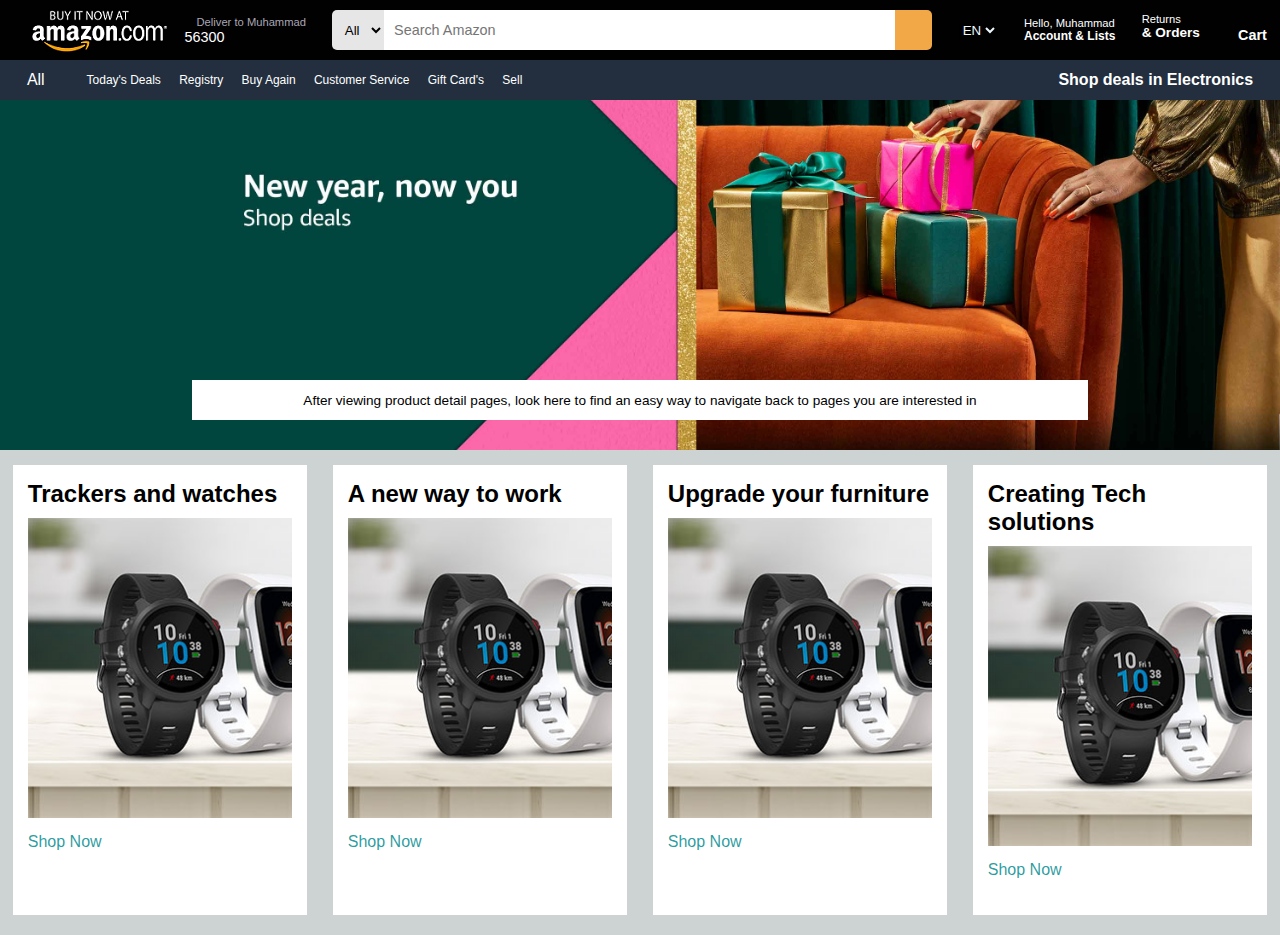
<file: Amazon Clone/index.html>
<!DOCTYPE html>
<html lang="en">
<head>
    <meta charset="UTF-8">
    <meta name="viewport" content="width=device-width, initial-scale=1.0">
    <title>Amazon Clone</title>
    <link rel="stylesheet" href="https://cdnjs.cloudflare.com/ajax/libs/font-awesome/6.5.1/css/all.min.css" integrity="sha512-DTOQO9RWCH3ppGqcWaEA1BIZOC6xxalwEsw9c2QQeAIftl+Vegovlnee1c9QX4TctnWMn13TZye+giMm8e2LwA==" crossorigin="anonymous" referrerpolicy="no-referrer" />
    <link rel="stylesheet" href="style.css">
</head>
<body>
    <header>
        <div class="navbar">

            <div class="nav-logo border">
                <div class="logo">
                </div>
            </div>

            <div class="nav-add border">
                <p class=" add-from">Deliver to Muhammad</p>
                <div class="add-icon">
                    <i class="fa-solid fa-location-dot"></i>
                    <p class=" add-to"> 56300 </p>
                </div>
            </div>

            <div class="nav-search border">
                <select class="search-select">
                    <option>All</option>
                </select>
                <input placeholder="Search Amazon" class="search-input">
                <div class="search-icon">
                    <i class="fa-solid fa-magnifying-glass"></i>
                </div>
            </div>

            <div class="nav-right border">
                <div class="nav-right-lan">
                    <i class="fa-solid fa-flag-usa"></i>
                </div>
                <div class="nav-right-select">
                    <select class="nav-right-search-select">
                        <option>EN</option>
                    </select>
                </div>
            </div>

            <div class="nav-right-name border">
                <p class="nav-r-name">Hello, Muhammad</p>
                <p class="nav-r-acc">Account & Lists <i class="fa-solid fa-caret-down"></i></p>
            </div>

            <div class="nav-right-order border">
                <p class="nav-right-return">Returns</p>
                <p class="nav-right-order">& Orders</p>
            </div>

            <div class="cart-icon border">
                <i class="fa-solid fa-cart-shopping"></i>
                Cart
            </div>

        </div>

        <div class="panel">

            <div class="panel-all">
                <i class="fa-solid fa-bars"></i>
                All
            </div>

            <div class="panel-ops">
                <ul>
                    <li><a href="#">Today's Deals</a></li>
                    <li><a href="#">Registry</a></li>
                    <li><a href="#">Buy Again</a></li>
                    <li><a href="#">Customer Service</a></li>
                    <li><a href="#">Gift Card's</a></li>
                    <li><a href="#">Sell</a></li>
                </ul>
            </div>

            <div class="panel-right">
                <p>Shop deals in Electronics</p>
            </div>

        </div>

    </header>

    <div class="hero-section">
        <div class="hero-message">
            <p>After viewing product detail pages, look here to find an easy way to navigate back to pages you are interested in</p>
        </div>
    </div>

    <div class="main-section">
        <div class="shop-box">
            <div class="shop-box-content">
                <div class="box-title">
                    <h2>Trackers and watches</h2>
                </div>
                <div class="box-image">
                    <a href="#"> 
                        <div class="img" style="background-image: url('watch.jpg');"></div>
                    </a>
                </div>
                <div class="box-footer">
                    <a href="#">
                        <p>Shop Now</p>
                    </a>
                </div>
            </div>
        </div>

        <div class="shop-box">
            <div class="shop-box-content">
                <div class="box-title">
                    <h2>A new way to work</h2>
                </div>
                <div class="box-image">
                    <a href="#"> 
                        <div class="img" style="background-image: url('watch.jpg');"></div>
                    </a>
                </div>
                <div class="box-footer">
                    <a href="#">
                        <p>Shop Now</p>
                    </a>
                </div>
            </div>
        </div>

        <div class="shop-box">
            <div class="shop-box-content">
                <div class="box-title">
                    <h2>Upgrade your furniture</h2>
                </div>
                <div class="box-image">
                    <a href="#"> 
                        <div class="img" style="background-image: url('watch.jpg');"></div>
                    </a>
                </div>
                <div class="box-footer">
                    <a href="#">
                        <p>Shop Now</p>
                    </a>
                </div>
            </div>
        </div>

        <div class="shop-box">
            <div class="shop-box-content">
                <div class="box-title">
                    <h2>Creating Tech solutions</h2>
                </div>
                <div class="box-image">
                    <a href="#"> 
                        <div class="img" style="background-image: url('watch.jpg');"></div>
                    </a>
                </div>
                <div class="box-footer">
                    <a href="#">
                        <p>Shop Now</p>
                    </a>
                </div>
            </div>
        </div>

    </div>

</body>
</html>
</file>
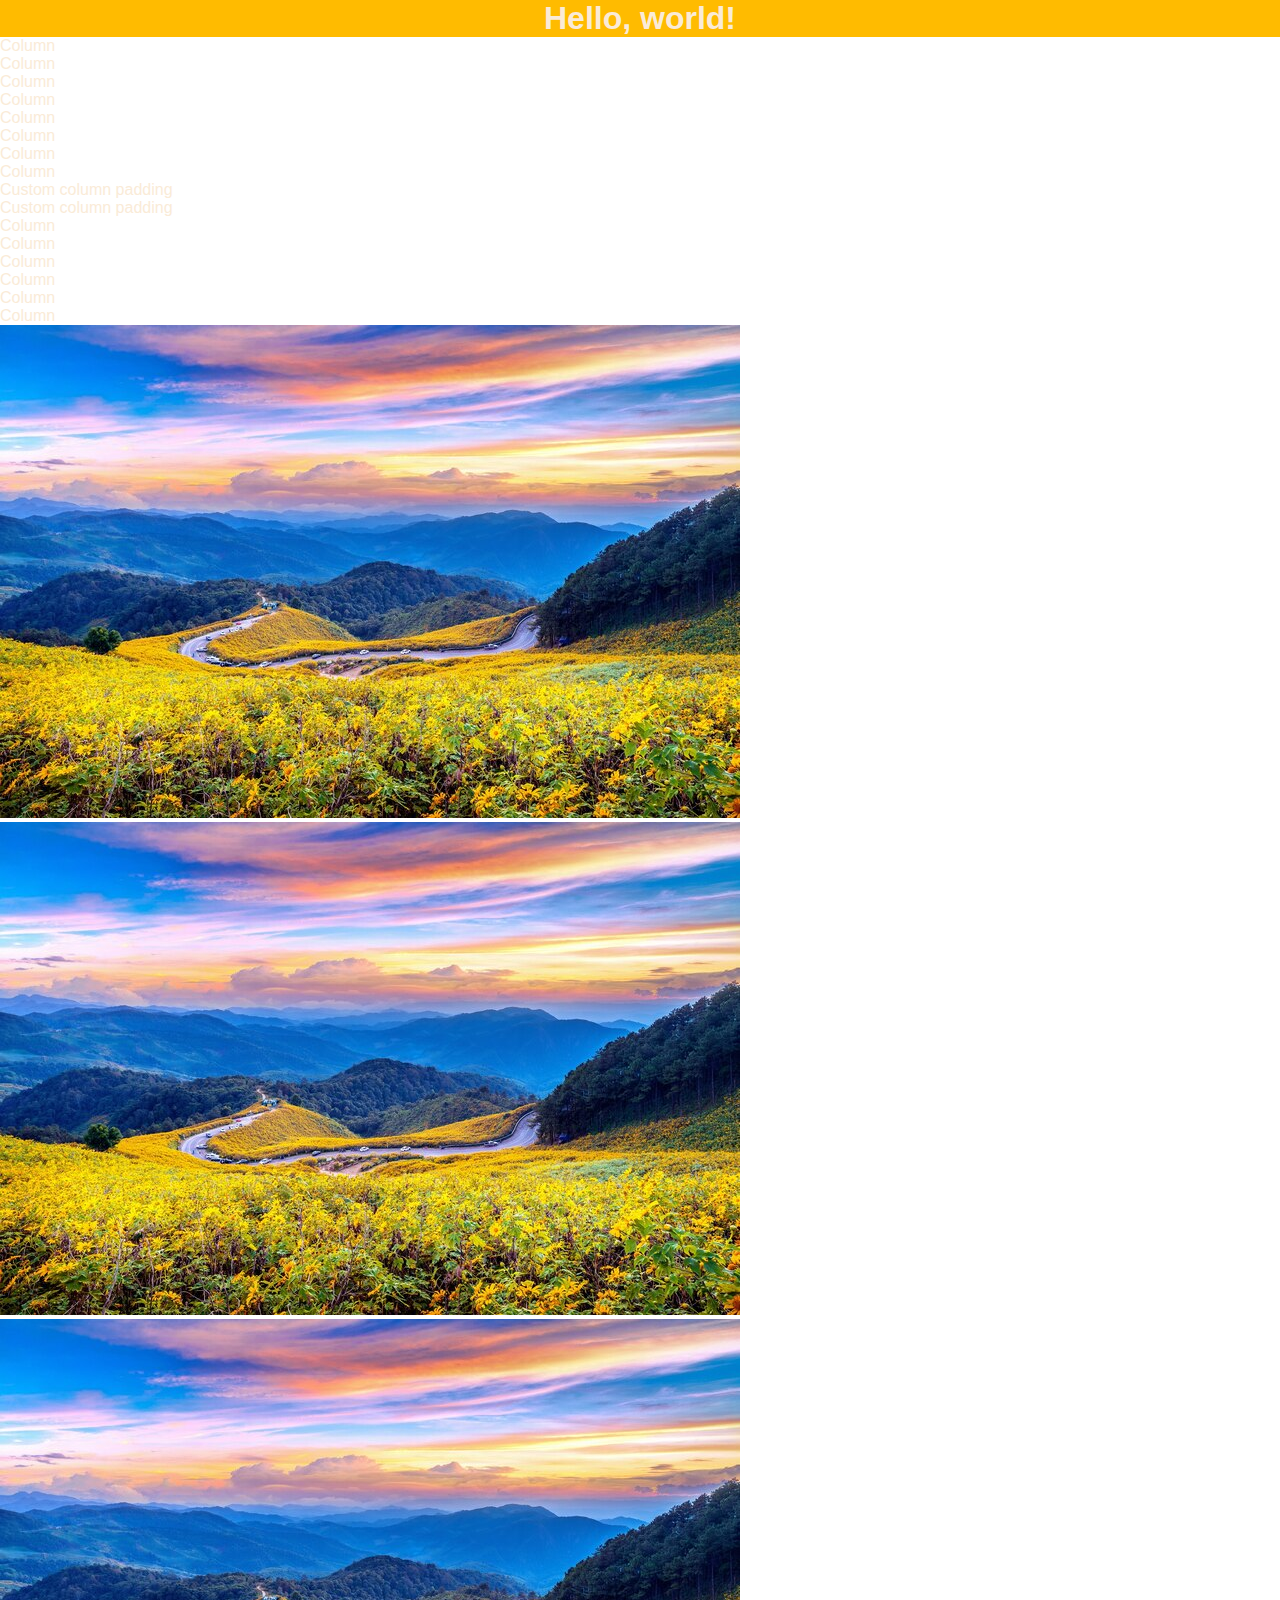
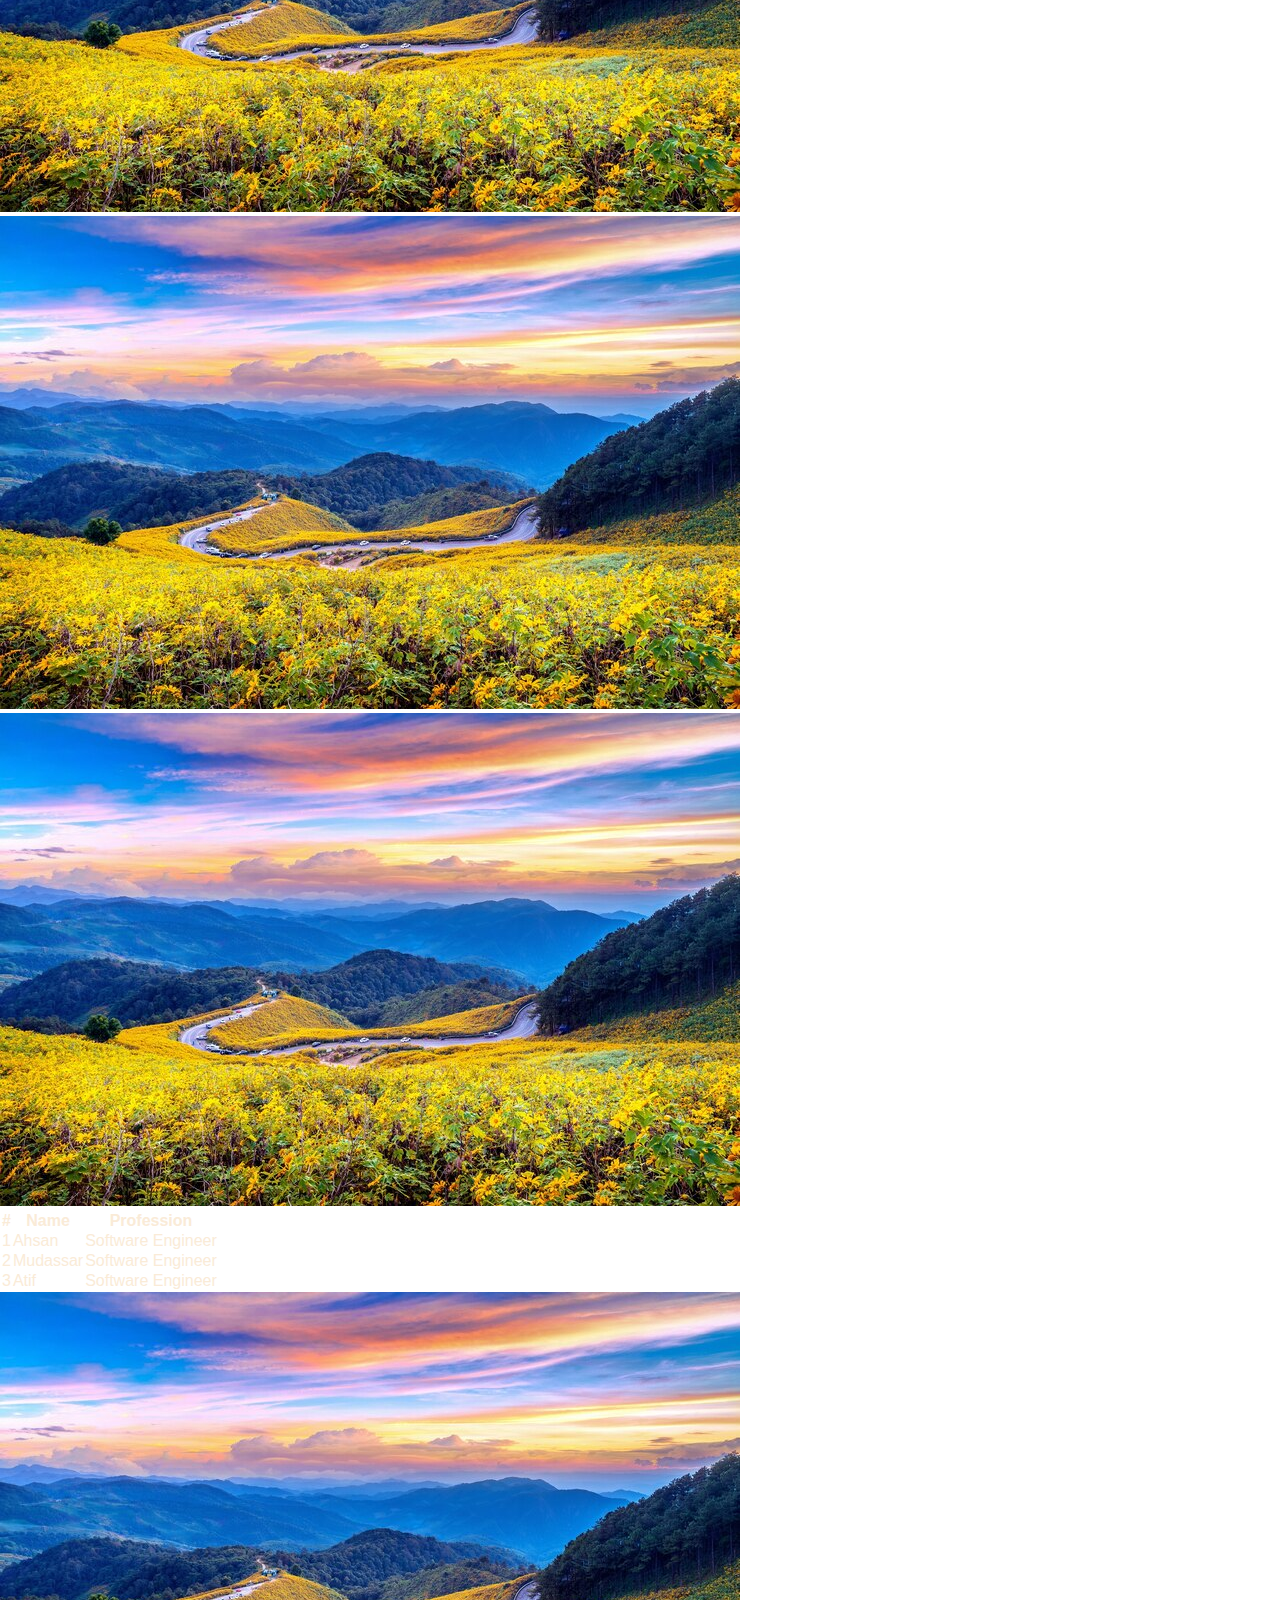
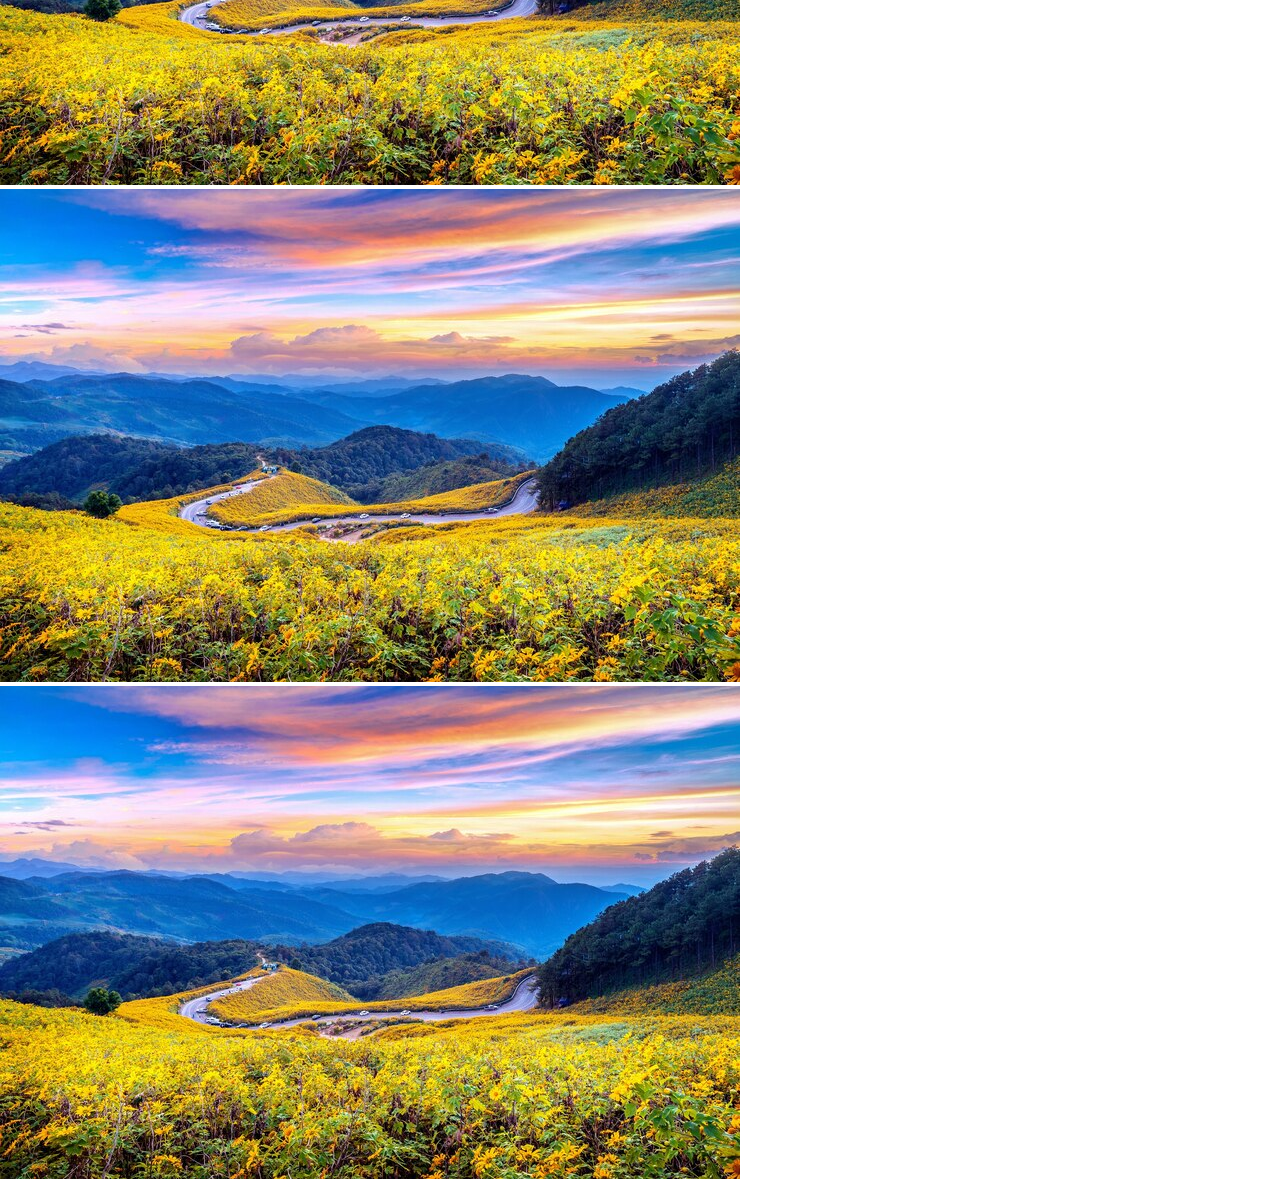
<file: BootstrapPractice/index.html>
<!DOCTYPE html>
<html lang="en">
<head>
    <meta charset="UTF-8">
    <meta name="viewport" content="width=device-width, initial-scale=1.0">
    <title>Bootstrap demo</title>
    <link rel="stylesheet" href="style.css">
    <link href="https://cdn.jsdelivr.net/npm/bootstrap@5.3.2/dist/css/bootstrap.min.css" rel="stylesheet" integrity="sha384-T3c6CoIi6uLrA9TneNEoa7RxnatzjcDSCmG1MXxSR1GAsXEV/Dwwykc2MPK8M2HN" crossorigin="anonymous">
  </head>
</head>
<body >
             <!-- container, container-fluid, bg-danger, rounded-2, text-center, gy-2, gx-5, mt-1, pt-2 -->

        <div class="container-fluid nav rounded-0 border-warning-subtle">
            <!-- Content here -->

            <h1>Hello, world!</h1>
        
        </div>

        <div class="container text-center bg-success mt-1 pt-2 pb-2">
            <div class="row row-cols-1 row-cols-sm-2 row-cols-md-4 ">
            <div class="col">
                Column
            </div>
            <div class="col">
                Column
            </div>
            <div class="col">
                Column
            </div>
            <div class="col">
                Column
            </div>
            </div>
        </div>

        <div class="container text-center bg-info mt-1 pt-2 pb-2">
            <div class="row row-cols-1 row-cols-sm-2 row-cols-md-4 ">
              <div class="col">Column</div>
              <div class="col">Column</div>
              <div class="col">Column</div>
              <div class="col">Column</div>
            </div>
        </div>

        <div class="container overflow-hidden text-center mt-1 ">
            <div class="row gy-0 gx-0 bg-warning  ">
              <div class="col-6">
                <div class="p-3">Custom column padding</div>
              </div>
              <div class="col-6">
                <div class="p-3">Custom column padding</div>
              </div>
            </div>
          </div>   
          
          <div class="container text-center bg-info">
            <div class="row align-items-center row-cols-1 row-cols-sm-2 row-cols-md-3 row-cols-lg-4 row-cols-xl-5 row-cols-xxl-6">
              <div class="col text-bg-danger">Column</div>
              <div class="col text-bg-success">Column</div>
              <div class="col">Column</div>
              <div class="col">Column</div>
              <div class="col">Column</div>
              <div class="col">Column</div>
            </div>
          </div>
          <img src="t.jpg" class="img-fluid rounded mx-auto d-block m-5" alt="...">


          <div class="container-fluid">
            <div class="row row-cols-1 row-cols-sm-2 row-cols-md-3 row-cols-lg-4 row-cols-xl-5 row-cols-xxl-6 justify-content-center g-2">
              <div class="col">
                <img src="t.jpg" class="img-fluid rounded-1" alt=" test">
              </div>
              <div class="col">
                <img src="t.jpg" class="img-fluid rounded-1" alt=" test">
              </div>
              <div class="col">
                <img src="t.jpg" class="img-fluid rounded-1" alt=" test">
              </div>
              <div class="col">
                <img src="t.jpg" class="img-fluid rounded-1" alt=" test">
              </div>
            </div>
            <div class="row">
              <div class="col-2"></div>
              <div class="col">
                <table class="table table-bordered table-responsive table-hover mt-5" >
                  <thead class="table-light">
                    <tr>
                      <th>#</th>
                      <th>Name</th>
                      <th>Profession</th>
                    </tr>
                  </thead>
                  <tbody>
                    <tr>
                      <td>1</td>
                      <td>Ahsan</td>
                      <td>Software Engineer</td>
                    </tr>
                    <tr>
                      <td>2</td>
                      <td>Mudassar</td>
                      <td>Software Engineer</td>
                    </tr>
                    <tr>
                      <td>3</td>
                      <td>Atif</td>
                      <td>Software Engineer</td>
                    </tr>
                  </tbody>
                </table>
              </div>
              <div class="col-2"></div>
            </div> 
          </div>
          <div class="container-fluid">
            <div class="row m-5 border-danger">
              <div class="col ">
                <img src="t.jpg" class="img-thumbnail img-fluid border border-warning border-3" alt="">
              </div>
              <div class="col">
                <img src="t.jpg" class="img-thumbnail img-fluid border border-danger border-3" alt="">
              </div>
              <div class="col">
                <img src="t.jpg" class="img-thumbnail img-fluid border border-success border-3" alt="">
              </div>
            </div>
          </div>
    <footer>
        <script src="https://cdn.jsdelivr.net/npm/bootstrap@5.3.2/dist/js/bootstrap.bundle.min.js" integrity="sha384-C6RzsynM9kWDrMNeT87bh95OGNyZPhcTNXj1NW7RuBCsyN/o0jlpcV8Qyq46cDfL" crossorigin="anonymous"></script>
        <script src="https://cdn.jsdelivr.net/npm/@popperjs/core@2.11.8/dist/umd/popper.min.js" integrity="sha384-I7E8VVD/ismYTF4hNIPjVp/Zjvgyol6VFvRkX/vR+Vc4jQkC+hVqc2pM8ODewa9r" crossorigin="anonymous"></script>
        <script src="https://cdn.jsdelivr.net/npm/bootstrap@5.3.2/dist/js/bootstrap.min.js" integrity="sha384-BBtl+eGJRgqQAUMxJ7pMwbEyER4l1g+O15P+16Ep7Q9Q+zqX6gSbd85u4mG4QzX+" crossorigin="anonymous"></script>
    </footer>
</body>
</html>
</file>
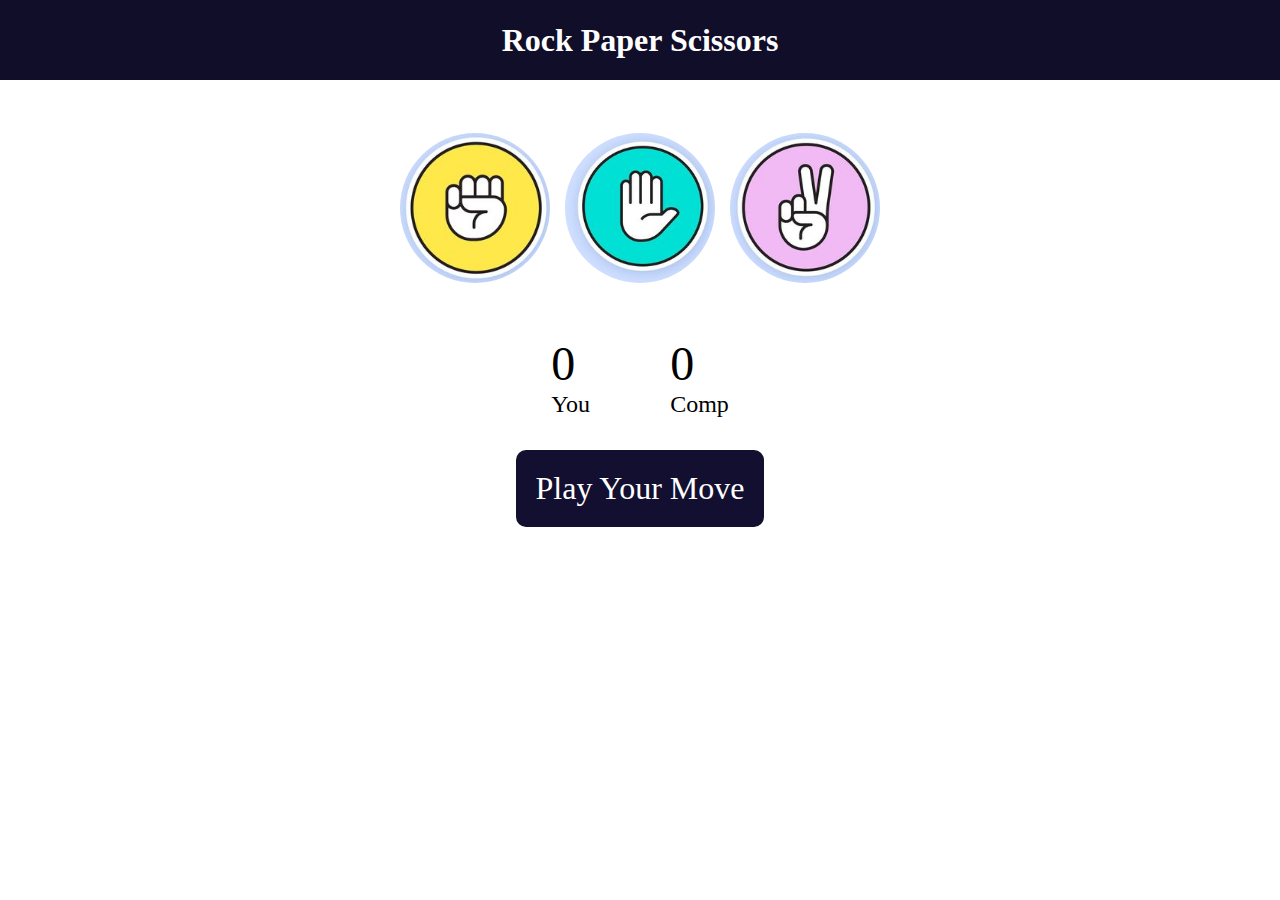
<file: Rock Paper Seassor/index.html>
<!DOCTYPE html>
<html lang="en">
<head>
    <meta charset="UTF-8">
    <meta name="viewport" content="width=device-width, initial-scale=1.0">
    <title>Rock</title>
    <link rel="stylesheet" href="style.css">
</head>
<body>
    <h1>Rock Paper Scissors</h1>
    <div class="container" >
        <div class="choice" id = "rock">
            <img src="21.png">
        </div>
        <div class="choice" id = "paper">
            <img src="22.png">
        </div>
        <div class="choice" id = "scissors">
            <img src="23.png">
        </div>
    </div>
    <div class="score-board">
        <div class="score">
            <p id = "user-score">0</p>
            <p>You</p>
        </div>
        <div class="score">
            <p id = "comp-score">0</p>
            <p>Comp</p>
        </div>
    </div>
    <div class="msg-container">
        <p id = "msg">Play Your Move</p>
    </div>
    <script src="style.js"></script>
</body>
</html>
</file>
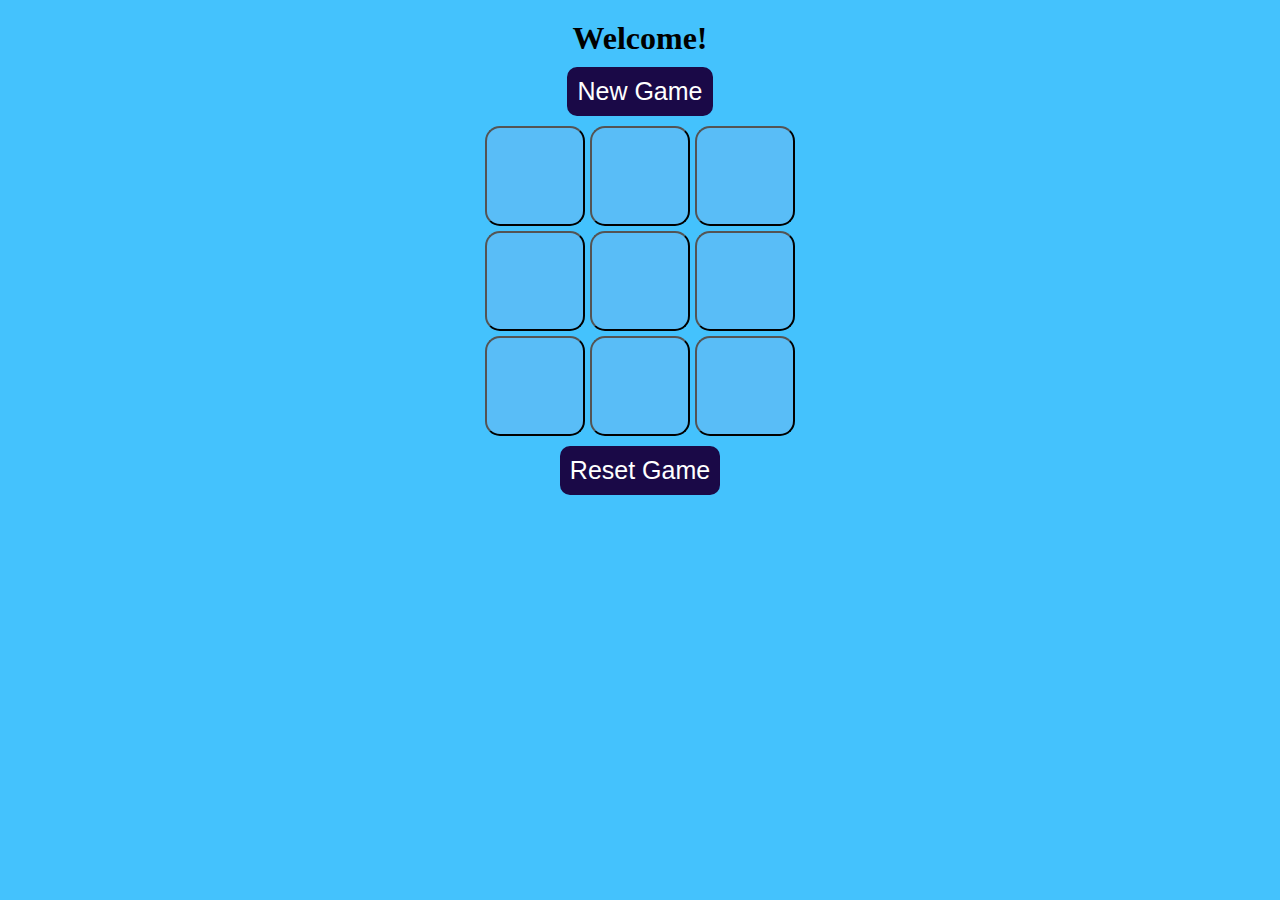
<file: TicTacToe/index.html>
<!DOCTYPE html>
<html lang="en">
<head>
    <meta charset="UTF-8">
    <meta name="viewport" content="width=device-width, initial-scale=1.0">
    <title>Document</title>
    <link rel="stylesheet" href="style.css">
</head>
<body>
    <h1>Welcome!</h1>
    <button class="newBtn">New Game</button>
    <div class="container">
        <div class="box">
            <button class="btnBox"></button>
            <button class="btnBox"></button>
            <button class="btnBox"></button>
            <button class="btnBox"></button>
            <button class="btnBox"></button>
            <button class="btnBox"></button>
            <button class="btnBox"></button>
            <button class="btnBox"></button>
            <button class="btnBox"></button>
        </div>
    </div>
    <button class="resetBtn">Reset Game</button>
    <script src="style.js"></script>
</body>
</html>
</file>
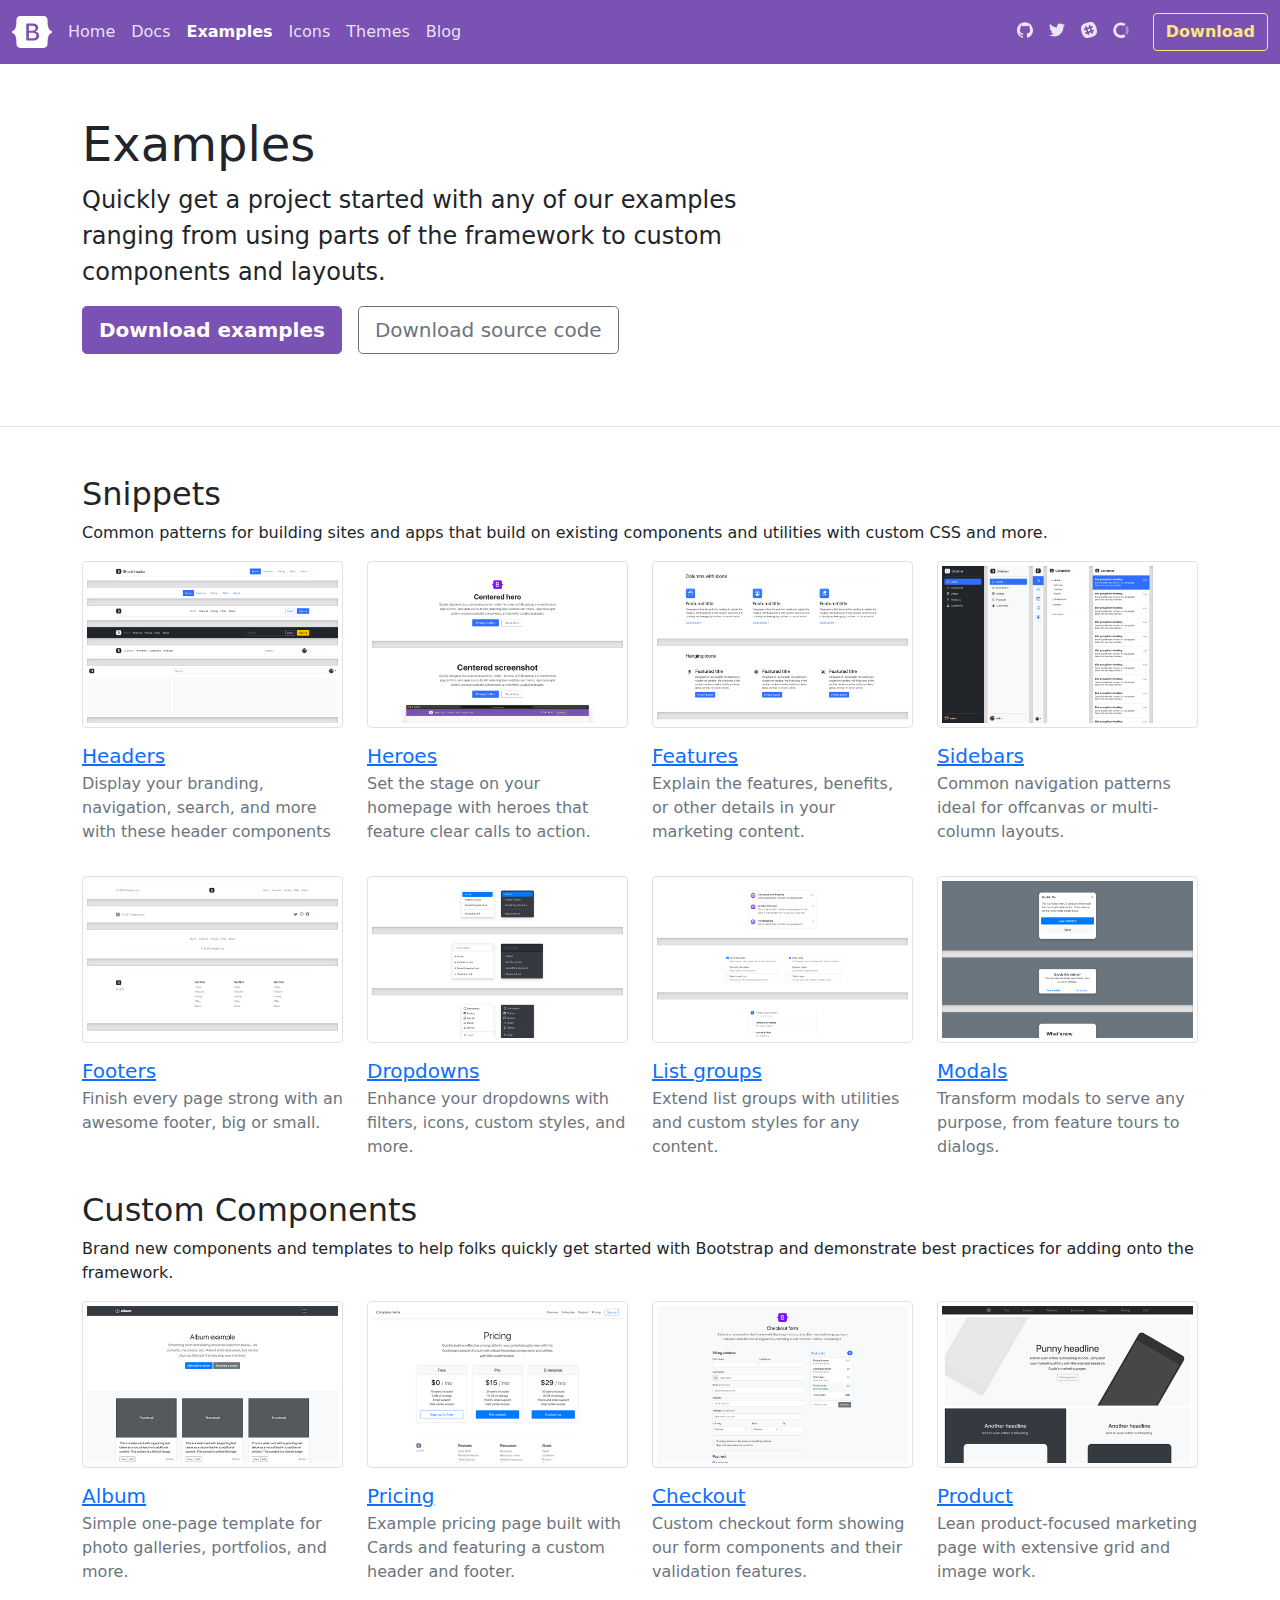
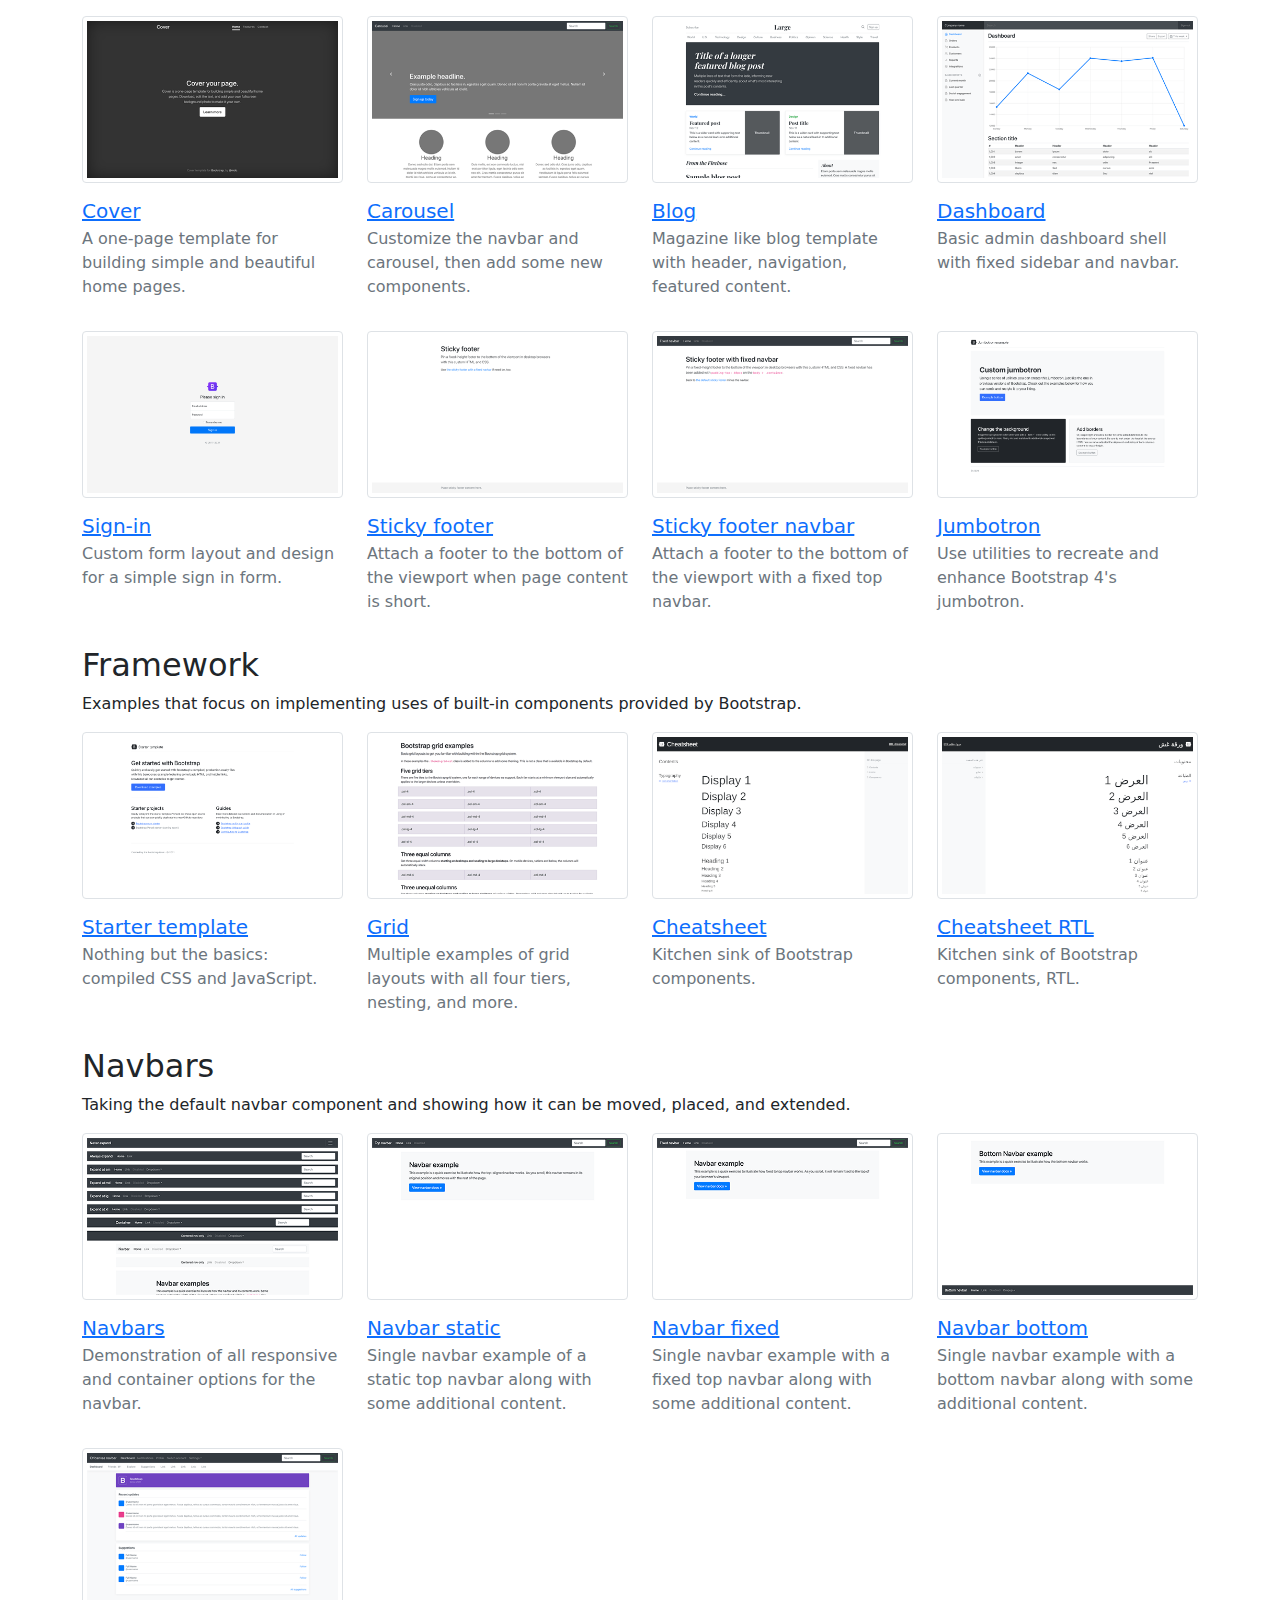
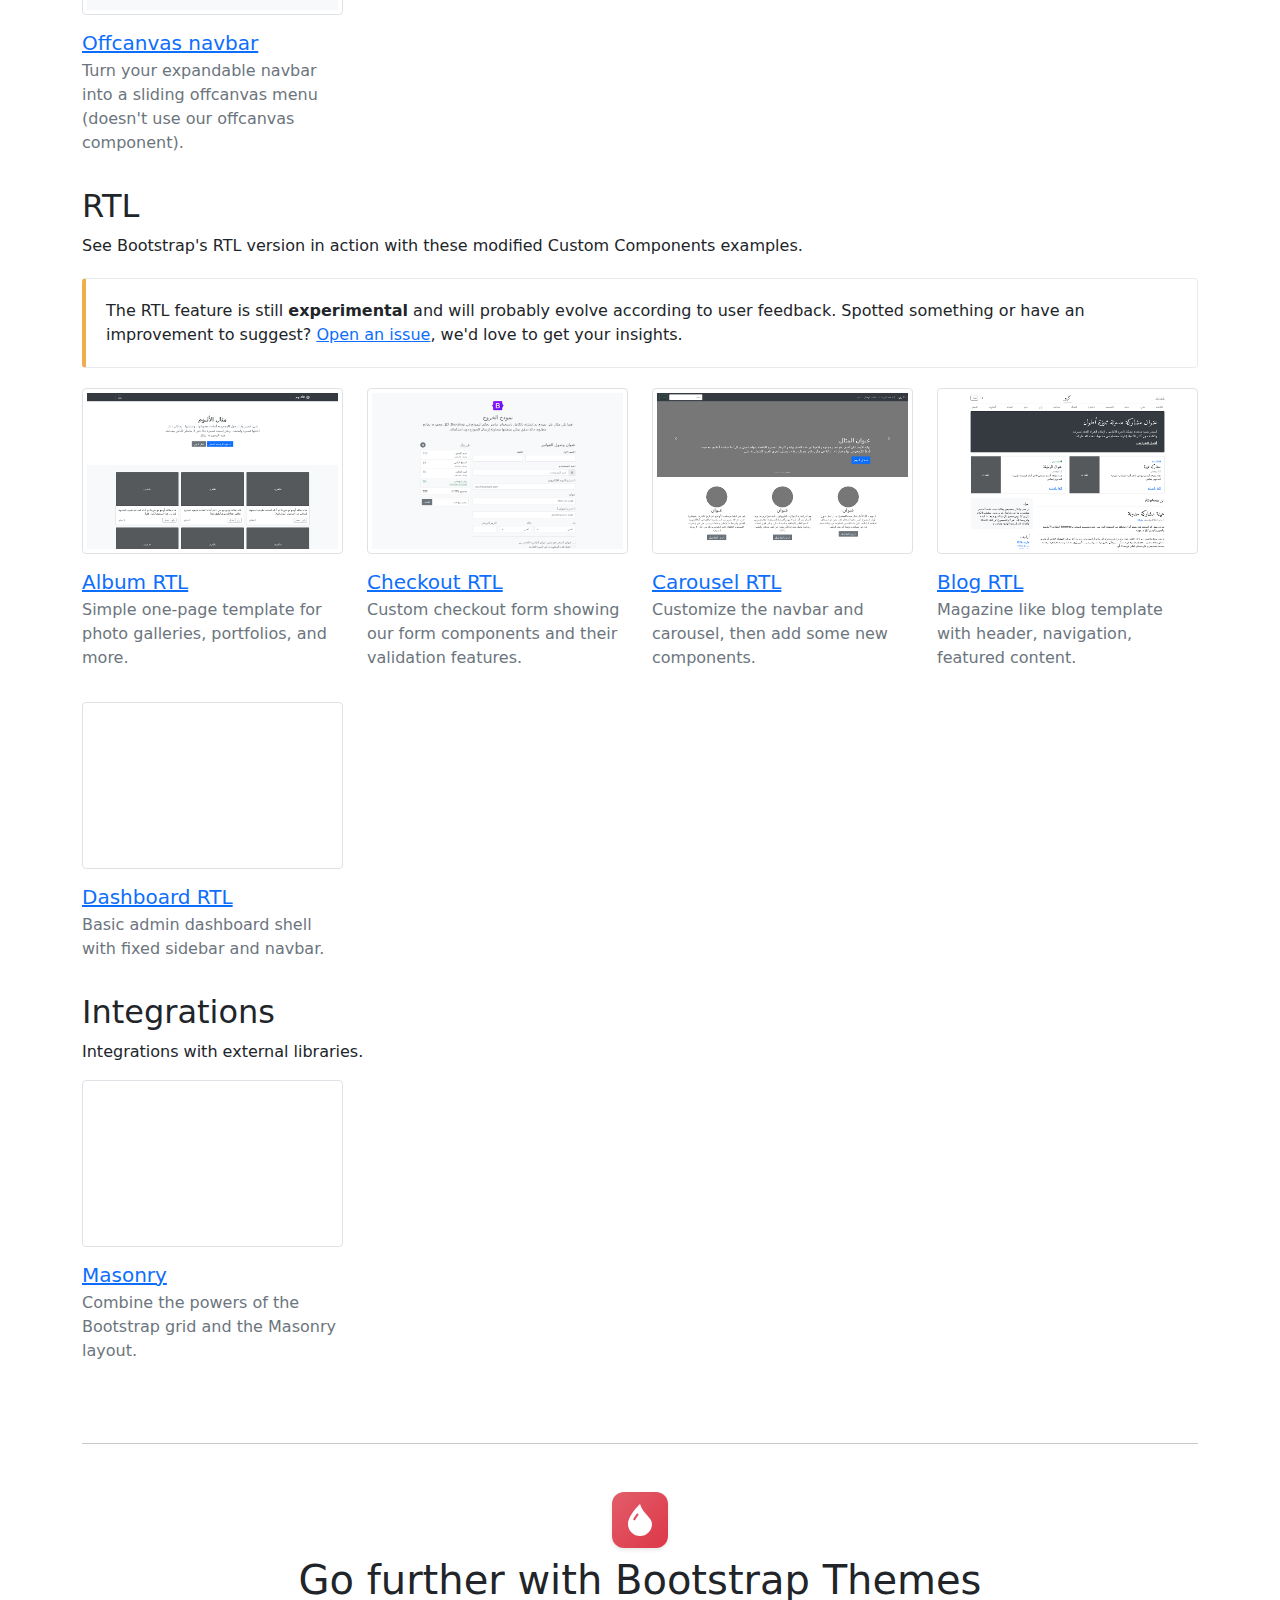
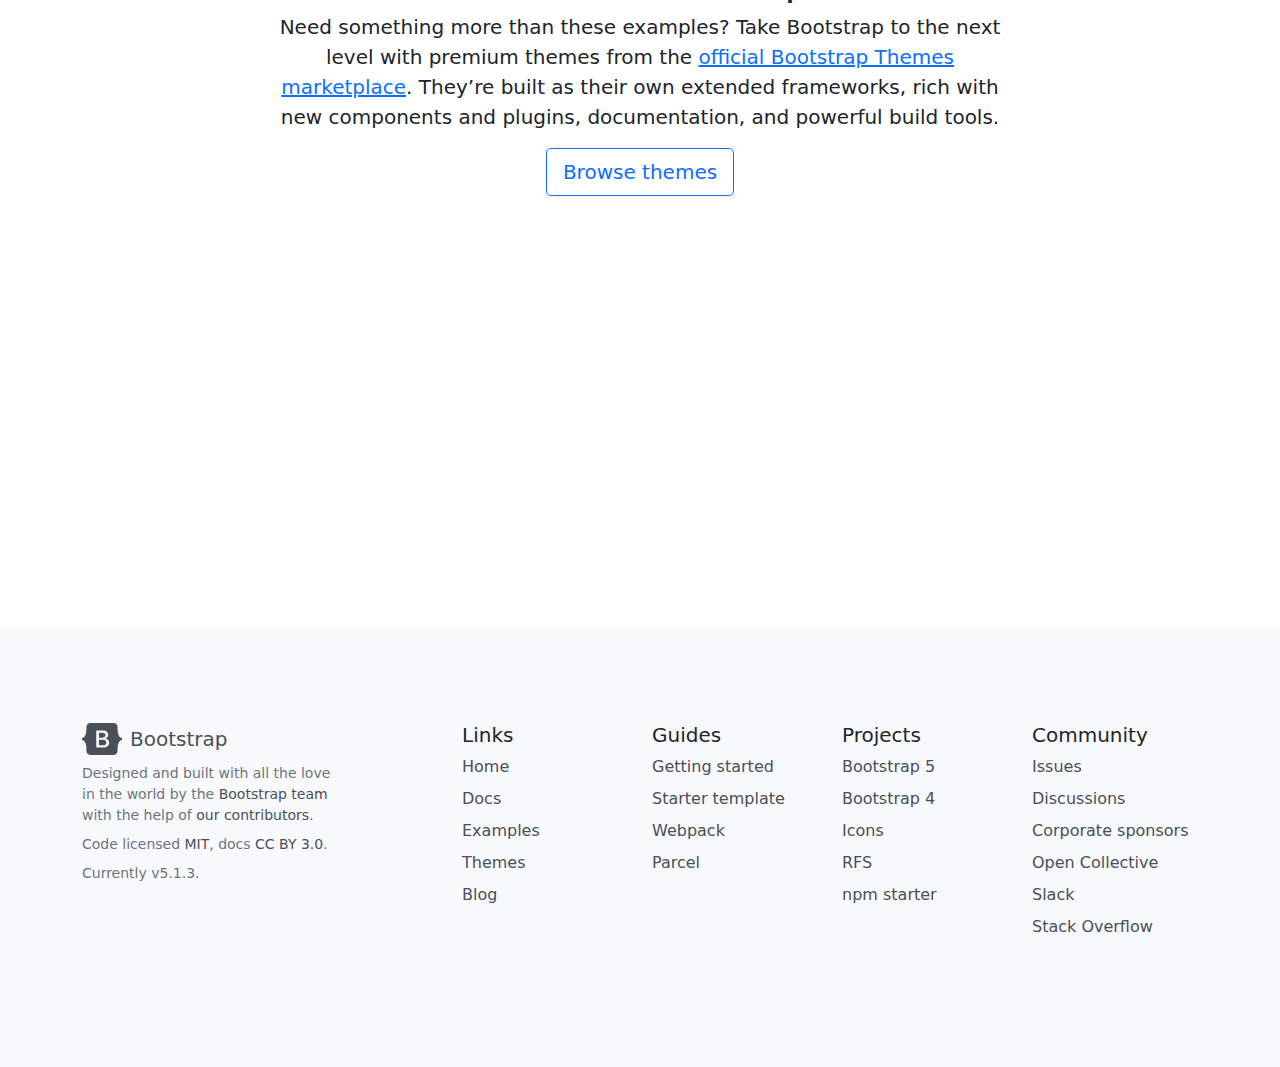
<file: bootstrap-docs-5.1/examples/index.html>
<!doctype html>
<html lang="en">


<meta http-equiv="content-type" content="text/html;charset=utf-8" />
<head>
    <meta charset="utf-8">
<meta name="viewport" content="width=device-width, initial-scale=1">
<meta name="description" content="Quickly get a project started with any of our examples ranging from using parts of the framework to custom components and layouts.">
<meta name="author" content="Mark Otto, Jacob Thornton, and Bootstrap contributors">
<meta name="generator" content="Hugo 0.88.1">

<meta name="docsearch:language" content="en">
<meta name="docsearch:version" content="5.1">

<title>Examples · Bootstrap v5.1</title>

<link rel="canonical" href="index.html">



<!-- Bootstrap core CSS -->
<link href="../dist/css/bootstrap.min.css" rel="stylesheet" >

<link href="../assets/css/docs.css" rel="stylesheet">

<!-- Favicons -->
<link rel="apple-touch-icon" href="../assets/img/favicons/apple-touch-icon.png" sizes="180x180">
<link rel="icon" href="../assets/img/favicons/favicon-32x32.png" sizes="32x32" type="image/png">
<link rel="icon" href="../assets/img/favicons/favicon-16x16.png" sizes="16x16" type="image/png">
<link rel="manifest" href="../assets/img/favicons/manifest.json">
<link rel="mask-icon" href="../assets/img/favicons/safari-pinned-tab.svg" color="#7952b3">
<link rel="icon" href="../assets/img/favicons/favicon.ico">
<meta name="theme-color" content="#7952b3">

<!-- Twitter -->

<meta name="twitter:creator" content="@getbootstrap">
<meta name="twitter:title" content="Examples">
<meta name="twitter:description" content="Quickly get a project started with any of our examples ranging from using parts of the framework to custom components and layouts.">
<meta name="twitter:image" content="../assets/brand/bootstrap-social.png">

<!-- Facebook -->
<meta property="og:url" content="index.html">
<meta property="og:title" content="Examples">
<meta property="og:description" content="Quickly get a project started with any of our examples ranging from using parts of the framework to custom components and layouts.">
<meta property="og:type" content="website">
<meta property="og:image" content="../assets/brand/bootstrap-social.png">
<meta property="og:image:type" content="image/png">
<meta property="og:image:width" content="1000">
<meta property="og:image:height" content="500">




  </head>
  <body>
    <div class="skippy visually-hidden-focusable overflow-hidden">
  <div class="container-xl">
    <a class="d-inline-flex p-2 m-1" href="#content">Skip to main content</a>

  </div>
</div>


    <header class="navbar navbar-expand-md navbar-dark bd-navbar">
  <nav class="container-xxl flex-wrap flex-md-nowrap" aria-label="Main navigation">
    <a class="navbar-brand p-0 me-2" href="../../../index.html" aria-label="Bootstrap">
      <svg xmlns="http://www.w3.org/2000/svg" width="40" height="32" class="d-block my-1" viewBox="0 0 118 94" role="img"><title>Bootstrap</title><path fill-rule="evenodd" clip-rule="evenodd" d="M24.509 0c-6.733 0-11.715 5.893-11.492 12.284.214 6.14-.064 14.092-2.066 20.577C8.943 39.365 5.547 43.485 0 44.014v5.972c5.547.529 8.943 4.649 10.951 11.153 2.002 6.485 2.28 14.437 2.066 20.577C12.794 88.106 17.776 94 24.51 94H93.5c6.733 0 11.714-5.893 11.491-12.284-.214-6.14.064-14.092 2.066-20.577 2.009-6.504 5.396-10.624 10.943-11.153v-5.972c-5.547-.529-8.934-4.649-10.943-11.153-2.002-6.484-2.28-14.437-2.066-20.577C105.214 5.894 100.233 0 93.5 0H24.508zM80 57.863C80 66.663 73.436 72 62.543 72H44a2 2 0 01-2-2V24a2 2 0 012-2h18.437c9.083 0 15.044 4.92 15.044 12.474 0 5.302-4.01 10.049-9.119 10.88v.277C75.317 46.394 80 51.21 80 57.863zM60.521 28.34H49.948v14.934h8.905c6.884 0 10.68-2.772 10.68-7.727 0-4.643-3.264-7.207-9.012-7.207zM49.948 49.2v16.458H60.91c7.167 0 10.964-2.876 10.964-8.281 0-5.406-3.903-8.178-11.425-8.178H49.948z" fill="currentColor"/></svg>
    </a>

    <button class="navbar-toggler" type="button" data-bs-toggle="collapse" data-bs-target="#bdNavbar" aria-controls="bdNavbar" aria-expanded="false" aria-label="Toggle navigation">
      <svg xmlns="http://www.w3.org/2000/svg" width="32" height="32" class="bi" fill="currentColor" viewBox="0 0 16 16">
  <path fill-rule="evenodd" d="M2.5 11.5A.5.5 0 0 1 3 11h10a.5.5 0 0 1 0 1H3a.5.5 0 0 1-.5-.5zm0-4A.5.5 0 0 1 3 7h10a.5.5 0 0 1 0 1H3a.5.5 0 0 1-.5-.5zm0-4A.5.5 0 0 1 3 3h10a.5.5 0 0 1 0 1H3a.5.5 0 0 1-.5-.5z"/>
</svg>

    </button>

    <div class="collapse navbar-collapse" id="bdNavbar">
      <ul class="navbar-nav flex-row flex-wrap bd-navbar-nav pt-2 py-md-0">
        <li class="nav-item col-6 col-md-auto">
          <a class="nav-link p-2" href="../../../index.html" onclick="ga('send', 'event', 'Navbar', 'Community links', 'Bootstrap');">Home</a>
        </li>
        <li class="nav-item col-6 col-md-auto">
          <a class="nav-link p-2" href="../getting-started/introduction/index.html" onclick="ga('send', 'event', 'Navbar', 'Community links', 'Docs');">Docs</a>
        </li>
        <li class="nav-item col-6 col-md-auto">
          <a class="nav-link p-2 active" aria-current="true" href="index.html" onclick="ga('send', 'event', 'Navbar', 'Community links', 'Examples');">Examples</a>
        </li>
        <li class="nav-item col-6 col-md-auto">
          <a class="nav-link p-2" href="https://icons.getbootstrap.com/" onclick="ga('send', 'event', 'Navbar', 'Community links', 'Icons');" target="_blank" rel="noopener">Icons</a>
        </li>
        <li class="nav-item col-6 col-md-auto">
          <a class="nav-link p-2" href="https://themes.getbootstrap.com/" onclick="ga('send', 'event', 'Navbar', 'Community links', 'Themes');" target="_blank" rel="noopener">Themes</a>
        </li>
        <li class="nav-item col-6 col-md-auto">
          <a class="nav-link p-2" href="https://blog.getbootstrap.com/" onclick="ga('send', 'event', 'Navbar', 'Community links', 'Blog');" target="_blank" rel="noopener">Blog</a>
        </li>
      </ul>

      <hr class="d-md-none text-white-50">

      <ul class="navbar-nav flex-row flex-wrap ms-md-auto">
        <li class="nav-item col-6 col-md-auto">
          <a class="nav-link p-2" href="https://github.com/twbs" target="_blank" rel="noopener">
            <svg xmlns="http://www.w3.org/2000/svg" width="36" height="36" class="navbar-nav-svg d-inline-block align-text-top" viewBox="0 0 512 499.36" role="img"><title>GitHub</title><path fill="currentColor" fill-rule="evenodd" d="M256 0C114.64 0 0 114.61 0 256c0 113.09 73.34 209 175.08 242.9 12.8 2.35 17.47-5.56 17.47-12.34 0-6.08-.22-22.18-.35-43.54-71.2 15.49-86.2-34.34-86.2-34.34-11.64-29.57-28.42-37.45-28.42-37.45-23.27-15.84 1.73-15.55 1.73-15.55 25.69 1.81 39.21 26.38 39.21 26.38 22.84 39.12 59.92 27.82 74.5 21.27 2.33-16.54 8.94-27.82 16.25-34.22-56.84-6.43-116.6-28.43-116.6-126.49 0-27.95 10-50.8 26.35-68.69-2.63-6.48-11.42-32.5 2.51-67.75 0 0 21.49-6.88 70.4 26.24a242.65 242.65 0 0 1 128.18 0c48.87-33.13 70.33-26.24 70.33-26.24 14 35.25 5.18 61.27 2.55 67.75 16.41 17.9 26.31 40.75 26.31 68.69 0 98.35-59.85 120-116.88 126.32 9.19 7.9 17.38 23.53 17.38 47.41 0 34.22-.31 61.83-.31 70.23 0 6.85 4.61 14.81 17.6 12.31C438.72 464.97 512 369.08 512 256.02 512 114.62 397.37 0 256 0z"/></svg>
            <small class="d-md-none ms-2">GitHub</small>
          </a>
        </li>
        <li class="nav-item col-6 col-md-auto">
          <a class="nav-link p-2" href="https://twitter.com/getbootstrap" target="_blank" rel="noopener">
            <svg xmlns="http://www.w3.org/2000/svg" width="36" height="36" class="navbar-nav-svg d-inline-block align-text-top" viewBox="0 0 512 416.32" role="img"><title>Twitter</title><path fill="currentColor" d="M160.83 416.32c193.2 0 298.92-160.22 298.92-298.92 0-4.51 0-9-.2-13.52A214 214 0 0 0 512 49.38a212.93 212.93 0 0 1-60.44 16.6 105.7 105.7 0 0 0 46.3-58.19 209 209 0 0 1-66.79 25.37 105.09 105.09 0 0 0-181.73 71.91 116.12 116.12 0 0 0 2.66 24c-87.28-4.3-164.73-46.3-216.56-109.82A105.48 105.48 0 0 0 68 159.6a106.27 106.27 0 0 1-47.53-13.11v1.43a105.28 105.28 0 0 0 84.21 103.06 105.67 105.67 0 0 1-47.33 1.84 105.06 105.06 0 0 0 98.14 72.94A210.72 210.72 0 0 1 25 370.84a202.17 202.17 0 0 1-25-1.43 298.85 298.85 0 0 0 160.83 46.92"/></svg>
            <small class="d-md-none ms-2">Twitter</small>
          </a>
        </li>
        <li class="nav-item col-6 col-md-auto">
          <a class="nav-link p-2" href="https://bootstrap-slack.herokuapp.com/" target="_blank" rel="noopener">
            <svg xmlns="http://www.w3.org/2000/svg" width="36" height="36" class="navbar-nav-svg d-inline-block align-text-top" viewBox="0 0 512 512" role="img"><title>Slack</title><path fill="currentColor" d="M210.787 234.832l68.31-22.883 22.1 65.977-68.309 22.882z"/><path fill="currentColor" d="M490.54 185.6C437.7 9.59 361.6-31.34 185.6 21.46S-31.3 150.4 21.46 326.4 150.4 543.3 326.4 490.54 543.34 361.6 490.54 185.6zM401.7 299.8l-33.15 11.05 11.46 34.38c4.5 13.92-2.87 29.06-16.78 33.56-2.87.82-6.14 1.64-9 1.23a27.32 27.32 0 0 1-24.56-18l-11.46-34.38-68.36 22.92 11.46 34.38c4.5 13.92-2.87 29.06-16.78 33.56-2.87.82-6.14 1.64-9 1.23a27.32 27.32 0 0 1-24.56-18l-11.46-34.43-33.15 11.05c-2.87.82-6.14 1.64-9 1.23a27.32 27.32 0 0 1-24.56-18c-4.5-13.92 2.87-29.06 16.78-33.56l33.12-11.03-22.1-65.9-33.15 11.05c-2.87.82-6.14 1.64-9 1.23a27.32 27.32 0 0 1-24.56-18c-4.48-13.93 2.89-29.07 16.81-33.58l33.15-11.05-11.46-34.38c-4.5-13.92 2.87-29.06 16.78-33.56s29.06 2.87 33.56 16.78l11.46 34.38 68.36-22.92-11.46-34.38c-4.5-13.92 2.87-29.06 16.78-33.56s29.06 2.87 33.56 16.78l11.47 34.42 33.15-11.05c13.92-4.5 29.06 2.87 33.56 16.78s-2.87 29.06-16.78 33.56L329.7 194.6l22.1 65.9 33.15-11.05c13.92-4.5 29.06 2.87 33.56 16.78s-2.88 29.07-16.81 33.57z"/></svg>
            <small class="d-md-none ms-2">Slack</small>
          </a>
        </li>
        <li class="nav-item col-6 col-md-auto">
          <a class="nav-link p-2" href="https://opencollective.com/bootstrap" target="_blank" rel="noopener">
            <svg xmlns="http://www.w3.org/2000/svg" width="36" height="36" fill="currentColor" fill-rule="evenodd" class="navbar-nav-svg d-inline-block align-text-top" viewBox="0 0 40 41" role="img"><title>Open Collective</title><path fill-opacity=".4" d="M32.8 21c0 2.4-.8 4.9-2 6.9l5.1 5.1c2.5-3.4 4.1-7.6 4.1-12 0-4.6-1.6-8.8-4-12.2L30.7 14c1.2 2 2 4.3 2 7z"/><path d="M20 33.7a12.8 12.8 0 0 1 0-25.6c2.6 0 5 .7 7 2.1L32 5a20 20 0 1 0 .1 31.9l-5-5.2a13 13 0 0 1-7 2z"/></svg>
            <small class="d-md-none ms-2">Open Collective</small>
          </a>
        </li>
      </ul>

      <a class="btn btn-bd-download d-lg-inline-block my-2 my-md-0 ms-md-3" href="../getting-started/download/index.html">Download</a>
    </div>
  </nav>
</header>



  <header class="py-5 border-bottom">
    <div class="container pt-md-1 pb-md-4">
      <div class="row">
        <div class="col-xl-8">
          <h1 class="bd-title mt-0">Examples</h1>
          <p class="bd-lead">Quickly get a project started with any of our examples ranging from using parts of the framework to custom components and layouts.</p>

          <div class="d-flex flex-column flex-sm-row">
            <a href="https://github.com/twbs/bootstrap/releases/download/v5.1.3/bootstrap-5.1.3-examples.zip" class="btn btn-lg btn-bd-primary" onclick="ga('send', 'event', 'Examples', 'Hero', 'Download Examples');">Download examples</a>
            <a href="https://github.com/twbs/bootstrap/archive/v5.1.3.zip" class="btn btn-lg btn-outline-secondary mt-3 mt-sm-0 ms-sm-3" onclick="ga('send', 'event', 'Examples', 'Hero', 'Download');">Download source code</a>
          </div>

        </div>


        </div>
      </div>
    </div>
  </header>

  <main class="bd-content order-1 py-5" id="content">
    <div class="container">

<h2 id="snippets">Snippets</h2>
  <p>Common patterns for building sites and apps that build on existing components and utilities with custom CSS and more.</p>
  <div class="row">
      <div class="col-sm-6 col-md-4 col-xl-3 mb-3">
        <a class="d-block" href="headers/index.html">
          <img class="img-thumbnail mb-3" srcset="../assets/img/examples/headers.png,
                                                  ../assets/img/examples/headers@2x.png 2x"
                                          src="../assets/img/examples/headers.png"
                                          alt=""
                                          width="480" height="300"
                                          loading="lazy">
          <h3 class="h5 mb-1">Headers</h3>
        </a>
        <p class="text-muted">Display your branding, navigation, search, and more with these header components</p>
      </div>


      <div class="col-sm-6 col-md-4 col-xl-3 mb-3">
        <a class="d-block" href="heroes/index.html">
          <img class="img-thumbnail mb-3" srcset="../assets/img/examples/heroes.png,
                                                  ../assets/img/examples/heroes@2x.png 2x"
                                          src="../assets/img/examples/heroes.png"
                                          alt=""
                                          width="480" height="300"
                                          loading="lazy">
          <h3 class="h5 mb-1">Heroes</h3>
        </a>
        <p class="text-muted">Set the stage on your homepage with heroes that feature clear calls to action.</p>
      </div>


      <div class="col-sm-6 col-md-4 col-xl-3 mb-3">
        <a class="d-block" href="features/index.html">
          <img class="img-thumbnail mb-3" srcset="../assets/img/examples/features.png,
                                                  ../assets/img/examples/features@2x.png 2x"
                                          src="../assets/img/examples/features.png"
                                          alt=""
                                          width="480" height="300"
                                          loading="lazy">
          <h3 class="h5 mb-1">Features</h3>
        </a>
        <p class="text-muted">Explain the features, benefits, or other details in your marketing content.</p>
      </div>


      <div class="col-sm-6 col-md-4 col-xl-3 mb-3">
        <a class="d-block" href="sidebars/index.html">
          <img class="img-thumbnail mb-3" srcset="../assets/img/examples/sidebars.png,
                                                  ../assets/img/examples/sidebars@2x.png 2x"
                                          src="../assets/img/examples/sidebars.png"
                                          alt=""
                                          width="480" height="300"
                                          loading="lazy">
          <h3 class="h5 mb-1">Sidebars</h3>
        </a>
        <p class="text-muted">Common navigation patterns ideal for offcanvas or multi-column layouts.</p>
      </div>


      <div class="col-sm-6 col-md-4 col-xl-3 mb-3">
        <a class="d-block" href="footers/index.html">
          <img class="img-thumbnail mb-3" srcset="../assets/img/examples/footers.png,
                                                  ../assets/img/examples/footers@2x.png 2x"
                                          src="../assets/img/examples/footers.png"
                                          alt=""
                                          width="480" height="300"
                                          loading="lazy">
          <h3 class="h5 mb-1">Footers</h3>
        </a>
        <p class="text-muted">Finish every page strong with an awesome footer, big or small.</p>
      </div>


      <div class="col-sm-6 col-md-4 col-xl-3 mb-3">
        <a class="d-block" href="dropdowns/index.html">
          <img class="img-thumbnail mb-3" srcset="../assets/img/examples/dropdowns.png,
                                                  ../assets/img/examples/dropdowns@2x.png 2x"
                                          src="../assets/img/examples/dropdowns.png"
                                          alt=""
                                          width="480" height="300"
                                          loading="lazy">
          <h3 class="h5 mb-1">Dropdowns</h3>
        </a>
        <p class="text-muted">Enhance your dropdowns with filters, icons, custom styles, and more.</p>
      </div>


      <div class="col-sm-6 col-md-4 col-xl-3 mb-3">
        <a class="d-block" href="list-groups/index.html">
          <img class="img-thumbnail mb-3" srcset="../assets/img/examples/list-groups.png,
                                                  ../assets/img/examples/list-groups@2x.png 2x"
                                          src="../assets/img/examples/list-groups.png"
                                          alt=""
                                          width="480" height="300"
                                          loading="lazy">
          <h3 class="h5 mb-1">List groups</h3>
        </a>
        <p class="text-muted">Extend list groups with utilities and custom styles for any content.</p>
      </div>


      <div class="col-sm-6 col-md-4 col-xl-3 mb-3">
        <a class="d-block" href="modals/index.html">
          <img class="img-thumbnail mb-3" srcset="../assets/img/examples/modals.png,
                                                  ../assets/img/examples/modals@2x.png 2x"
                                          src="../assets/img/examples/modals.png"
                                          alt=""
                                          width="480" height="300"
                                          loading="lazy">
          <h3 class="h5 mb-1">Modals</h3>
        </a>
        <p class="text-muted">Transform modals to serve any purpose, from feature tours to dialogs.</p>
      </div>
    </div>
  <h2 id="custom-components">Custom Components</h2>
  <p>Brand new components and templates to help folks quickly get started with Bootstrap and demonstrate best practices for adding onto the framework.</p>
  <div class="row">
      <div class="col-sm-6 col-md-4 col-xl-3 mb-3">
        <a class="d-block" href="album/index.html">
          <img class="img-thumbnail mb-3" srcset="../assets/img/examples/album.png,
                                                  ../assets/img/examples/album@2x.png 2x"
                                          src="../assets/img/examples/album.png"
                                          alt=""
                                          width="480" height="300"
                                          loading="lazy">
          <h3 class="h5 mb-1">Album</h3>
        </a>
        <p class="text-muted">Simple one-page template for photo galleries, portfolios, and more.</p>
      </div>


      <div class="col-sm-6 col-md-4 col-xl-3 mb-3">
        <a class="d-block" href="pricing/index.html">
          <img class="img-thumbnail mb-3" srcset="../assets/img/examples/pricing.png,
                                                  ../assets/img/examples/pricing@2x.png 2x"
                                          src="../assets/img/examples/pricing.png"
                                          alt=""
                                          width="480" height="300"
                                          loading="lazy">
          <h3 class="h5 mb-1">Pricing</h3>
        </a>
        <p class="text-muted">Example pricing page built with Cards and featuring a custom header and footer.</p>
      </div>


      <div class="col-sm-6 col-md-4 col-xl-3 mb-3">
        <a class="d-block" href="checkout/index.html">
          <img class="img-thumbnail mb-3" srcset="../assets/img/examples/checkout.png,
                                                  ../assets/img/examples/checkout@2x.png 2x"
                                          src="../assets/img/examples/checkout.png"
                                          alt=""
                                          width="480" height="300"
                                          loading="lazy">
          <h3 class="h5 mb-1">Checkout</h3>
        </a>
        <p class="text-muted">Custom checkout form showing our form components and their validation features.</p>
      </div>


      <div class="col-sm-6 col-md-4 col-xl-3 mb-3">
        <a class="d-block" href="product/index.html">
          <img class="img-thumbnail mb-3" srcset="../assets/img/examples/product.png,
                                                  ../assets/img/examples/product@2x.png 2x"
                                          src="../assets/img/examples/product.png"
                                          alt=""
                                          width="480" height="300"
                                          loading="lazy">
          <h3 class="h5 mb-1">Product</h3>
        </a>
        <p class="text-muted">Lean product-focused marketing page with extensive grid and image work.</p>
      </div>


      <div class="col-sm-6 col-md-4 col-xl-3 mb-3">
        <a class="d-block" href="cover/index.html">
          <img class="img-thumbnail mb-3" srcset="../assets/img/examples/cover.png,
                                                  ../assets/img/examples/cover@2x.png 2x"
                                          src="../assets/img/examples/cover.png"
                                          alt=""
                                          width="480" height="300"
                                          loading="lazy">
          <h3 class="h5 mb-1">Cover</h3>
        </a>
        <p class="text-muted">A one-page template for building simple and beautiful home pages.</p>
      </div>


      <div class="col-sm-6 col-md-4 col-xl-3 mb-3">
        <a class="d-block" href="carousel/index.html">
          <img class="img-thumbnail mb-3" srcset="../assets/img/examples/carousel.png,
                                                  ../assets/img/examples/carousel@2x.png 2x"
                                          src="../assets/img/examples/carousel.png"
                                          alt=""
                                          width="480" height="300"
                                          loading="lazy">
          <h3 class="h5 mb-1">Carousel</h3>
        </a>
        <p class="text-muted">Customize the navbar and carousel, then add some new components.</p>
      </div>


      <div class="col-sm-6 col-md-4 col-xl-3 mb-3">
        <a class="d-block" href="blog/index.html">
          <img class="img-thumbnail mb-3" srcset="../assets/img/examples/blog.png,
                                                  ../assets/img/examples/blog@2x.png 2x"
                                          src="../assets/img/examples/blog.png"
                                          alt=""
                                          width="480" height="300"
                                          loading="lazy">
          <h3 class="h5 mb-1">Blog</h3>
        </a>
        <p class="text-muted">Magazine like blog template with header, navigation, featured content.</p>
      </div>


      <div class="col-sm-6 col-md-4 col-xl-3 mb-3">
        <a class="d-block" href="dashboard/index.html">
          <img class="img-thumbnail mb-3" srcset="../assets/img/examples/dashboard.png,
                                                  ../assets/img/examples/dashboard@2x.png 2x"
                                          src="../assets/img/examples/dashboard.png"
                                          alt=""
                                          width="480" height="300"
                                          loading="lazy">
          <h3 class="h5 mb-1">Dashboard</h3>
        </a>
        <p class="text-muted">Basic admin dashboard shell with fixed sidebar and navbar.</p>
      </div>


      <div class="col-sm-6 col-md-4 col-xl-3 mb-3">
        <a class="d-block" href="sign-in/index.html">
          <img class="img-thumbnail mb-3" srcset="../assets/img/examples/sign-in.png,
                                                  ../assets/img/examples/sign-in@2x.png 2x"
                                          src="../assets/img/examples/sign-in.png"
                                          alt=""
                                          width="480" height="300"
                                          loading="lazy">
          <h3 class="h5 mb-1">Sign-in</h3>
        </a>
        <p class="text-muted">Custom form layout and design for a simple sign in form.</p>
      </div>


      <div class="col-sm-6 col-md-4 col-xl-3 mb-3">
        <a class="d-block" href="sticky-footer/index.html">
          <img class="img-thumbnail mb-3" srcset="../assets/img/examples/sticky-footer.png,
                                                  ../assets/img/examples/sticky-footer@2x.png 2x"
                                          src="../assets/img/examples/sticky-footer.png"
                                          alt=""
                                          width="480" height="300"
                                          loading="lazy">
          <h3 class="h5 mb-1">Sticky footer</h3>
        </a>
        <p class="text-muted">Attach a footer to the bottom of the viewport when page content is short.</p>
      </div>


      <div class="col-sm-6 col-md-4 col-xl-3 mb-3">
        <a class="d-block" href="sticky-footer-navbar/index.html">
          <img class="img-thumbnail mb-3" srcset="../assets/img/examples/sticky-footer-navbar.png,
                                                  ../assets/img/examples/sticky-footer-navbar@2x.png 2x"
                                          src="../assets/img/examples/sticky-footer-navbar.png"
                                          alt=""
                                          width="480" height="300"
                                          loading="lazy">
          <h3 class="h5 mb-1">Sticky footer navbar</h3>
        </a>
        <p class="text-muted">Attach a footer to the bottom of the viewport with a fixed top navbar.</p>
      </div>


      <div class="col-sm-6 col-md-4 col-xl-3 mb-3">
        <a class="d-block" href="jumbotron/index.html">
          <img class="img-thumbnail mb-3" srcset="../assets/img/examples/jumbotron.png,
                                                  ../assets/img/examples/jumbotron@2x.png 2x"
                                          src="../assets/img/examples/jumbotron.png"
                                          alt=""
                                          width="480" height="300"
                                          loading="lazy">
          <h3 class="h5 mb-1">Jumbotron</h3>
        </a>
        <p class="text-muted">Use utilities to recreate and enhance Bootstrap 4's jumbotron.</p>
      </div>
    </div>
  <h2 id="framework">Framework</h2>
  <p>Examples that focus on implementing uses of built-in components provided by Bootstrap.</p>
  <div class="row">
      <div class="col-sm-6 col-md-4 col-xl-3 mb-3">
        <a class="d-block" href="starter-template/index.html">
          <img class="img-thumbnail mb-3" srcset="../assets/img/examples/starter-template.png,
                                                  ../assets/img/examples/starter-template@2x.png 2x"
                                          src="../assets/img/examples/starter-template.png"
                                          alt=""
                                          width="480" height="300"
                                          loading="lazy">
          <h3 class="h5 mb-1">Starter template</h3>
        </a>
        <p class="text-muted">Nothing but the basics: compiled CSS and JavaScript.</p>
      </div>


      <div class="col-sm-6 col-md-4 col-xl-3 mb-3">
        <a class="d-block" href="grid/index.html">
          <img class="img-thumbnail mb-3" srcset="../assets/img/examples/grid.png,
                                                  ../assets/img/examples/grid@2x.png 2x"
                                          src="../assets/img/examples/grid.png"
                                          alt=""
                                          width="480" height="300"
                                          loading="lazy">
          <h3 class="h5 mb-1">Grid</h3>
        </a>
        <p class="text-muted">Multiple examples of grid layouts with all four tiers, nesting, and more.</p>
      </div>


      <div class="col-sm-6 col-md-4 col-xl-3 mb-3">
        <a class="d-block" href="cheatsheet/index.html">
          <img class="img-thumbnail mb-3" srcset="../assets/img/examples/cheatsheet.png,
                                                  ../assets/img/examples/cheatsheet@2x.png 2x"
                                          src="../assets/img/examples/cheatsheet.png"
                                          alt=""
                                          width="480" height="300"
                                          loading="lazy">
          <h3 class="h5 mb-1">Cheatsheet</h3>
        </a>
        <p class="text-muted">Kitchen sink of Bootstrap components.</p>
      </div>


      <div class="col-sm-6 col-md-4 col-xl-3 mb-3">
        <a class="d-block" href="cheatsheet-rtl/index.html" hreflang="ar">
          <img class="img-thumbnail mb-3" srcset="../assets/img/examples/cheatsheet-rtl.png,
                                                  ../assets/img/examples/cheatsheet-rtl@2x.png 2x"
                                          src="../assets/img/examples/cheatsheet-rtl.png"
                                          alt=""
                                          width="480" height="300"
                                          loading="lazy">
          <h3 class="h5 mb-1">Cheatsheet RTL</h3>
        </a>
        <p class="text-muted">Kitchen sink of Bootstrap components, RTL.</p>
      </div>
    </div>
  <h2 id="navbars">Navbars</h2>
  <p>Taking the default navbar component and showing how it can be moved, placed, and extended.</p>
  <div class="row">
      <div class="col-sm-6 col-md-4 col-xl-3 mb-3">
        <a class="d-block" href="navbars/index.html">
          <img class="img-thumbnail mb-3" srcset="../assets/img/examples/navbars.png,
                                                  ../assets/img/examples/navbars@2x.png 2x"
                                          src="../assets/img/examples/navbars.png"
                                          alt=""
                                          width="480" height="300"
                                          loading="lazy">
          <h3 class="h5 mb-1">Navbars</h3>
        </a>
        <p class="text-muted">Demonstration of all responsive and container options for the navbar.</p>
      </div>


      <div class="col-sm-6 col-md-4 col-xl-3 mb-3">
        <a class="d-block" href="navbar-static/index.html">
          <img class="img-thumbnail mb-3" srcset="../assets/img/examples/navbar-static.png,
                                                  ../assets/img/examples/navbar-static@2x.png 2x"
                                          src="../assets/img/examples/navbar-static.png"
                                          alt=""
                                          width="480" height="300"
                                          loading="lazy">
          <h3 class="h5 mb-1">Navbar static</h3>
        </a>
        <p class="text-muted">Single navbar example of a static top navbar along with some additional content.</p>
      </div>


      <div class="col-sm-6 col-md-4 col-xl-3 mb-3">
        <a class="d-block" href="navbar-fixed/index.html">
          <img class="img-thumbnail mb-3" srcset="../assets/img/examples/navbar-fixed.png,
                                                  ../assets/img/examples/navbar-fixed@2x.png 2x"
                                          src="../assets/img/examples/navbar-fixed.png"
                                          alt=""
                                          width="480" height="300"
                                          loading="lazy">
          <h3 class="h5 mb-1">Navbar fixed</h3>
        </a>
        <p class="text-muted">Single navbar example with a fixed top navbar along with some additional content.</p>
      </div>


      <div class="col-sm-6 col-md-4 col-xl-3 mb-3">
        <a class="d-block" href="navbar-bottom/index.html">
          <img class="img-thumbnail mb-3" srcset="../assets/img/examples/navbar-bottom.png,
                                                  ../assets/img/examples/navbar-bottom@2x.png 2x"
                                          src="../assets/img/examples/navbar-bottom.png"
                                          alt=""
                                          width="480" height="300"
                                          loading="lazy">
          <h3 class="h5 mb-1">Navbar bottom</h3>
        </a>
        <p class="text-muted">Single navbar example with a bottom navbar along with some additional content.</p>
      </div>


      <div class="col-sm-6 col-md-4 col-xl-3 mb-3">
        <a class="d-block" href="offcanvas-navbar/index.html">
          <img class="img-thumbnail mb-3" srcset="../assets/img/examples/offcanvas-navbar.png,
                                                  ../assets/img/examples/offcanvas-navbar@2x.png 2x"
                                          src="../assets/img/examples/offcanvas-navbar.png"
                                          alt=""
                                          width="480" height="300"
                                          loading="lazy">
          <h3 class="h5 mb-1">Offcanvas navbar</h3>
        </a>
        <p class="text-muted">Turn your expandable navbar into a sliding offcanvas menu (doesn't use our offcanvas component).</p>
      </div>
    </div>
  <h2 id="rtl">RTL</h2>
  <p>See Bootstrap's RTL version in action with these modified Custom Components examples.</p>
  <div class="bd-callout bd-callout-warning">
      <p>The RTL feature is still <strong>experimental</strong> and will probably evolve according to user feedback. Spotted something or have an improvement to suggest? <a href="https://github.com/twbs/bootstrap/issues/new">Open an issue</a>, we'd love to get your insights.</p>
    </div>
  <div class="row">
      <div class="col-sm-6 col-md-4 col-xl-3 mb-3">
        <a class="d-block" href="album-rtl/index.html" hreflang="ar">
          <img class="img-thumbnail mb-3" srcset="../assets/img/examples/album-rtl.png,
                                                  ../assets/img/examples/album-rtl@2x.png 2x"
                                          src="../assets/img/examples/album-rtl.png"
                                          alt=""
                                          width="480" height="300"
                                          loading="lazy">
          <h3 class="h5 mb-1">Album RTL</h3>
        </a>
        <p class="text-muted">Simple one-page template for photo galleries, portfolios, and more.</p>
      </div>


      <div class="col-sm-6 col-md-4 col-xl-3 mb-3">
        <a class="d-block" href="checkout-rtl/index.html" hreflang="ar">
          <img class="img-thumbnail mb-3" srcset="../assets/img/examples/checkout-rtl.png,
                                                  ../assets/img/examples/checkout-rtl@2x.png 2x"
                                          src="../assets/img/examples/checkout-rtl.png"
                                          alt=""
                                          width="480" height="300"
                                          loading="lazy">
          <h3 class="h5 mb-1">Checkout RTL</h3>
        </a>
        <p class="text-muted">Custom checkout form showing our form components and their validation features.</p>
      </div>


      <div class="col-sm-6 col-md-4 col-xl-3 mb-3">
        <a class="d-block" href="carousel-rtl/index.html" hreflang="ar">
          <img class="img-thumbnail mb-3" srcset="../assets/img/examples/carousel-rtl.png,
                                                  ../assets/img/examples/carousel-rtl@2x.png 2x"
                                          src="../assets/img/examples/carousel-rtl.png"
                                          alt=""
                                          width="480" height="300"
                                          loading="lazy">
          <h3 class="h5 mb-1">Carousel RTL</h3>
        </a>
        <p class="text-muted">Customize the navbar and carousel, then add some new components.</p>
      </div>


      <div class="col-sm-6 col-md-4 col-xl-3 mb-3">
        <a class="d-block" href="blog-rtl/index.html" hreflang="ar">
          <img class="img-thumbnail mb-3" srcset="../assets/img/examples/blog-rtl.png,
                                                  ../assets/img/examples/blog-rtl@2x.png 2x"
                                          src="../assets/img/examples/blog-rtl.png"
                                          alt=""
                                          width="480" height="300"
                                          loading="lazy">
          <h3 class="h5 mb-1">Blog RTL</h3>
        </a>
        <p class="text-muted">Magazine like blog template with header, navigation, featured content.</p>
      </div>


      <div class="col-sm-6 col-md-4 col-xl-3 mb-3">
        <a class="d-block" href="dashboard-rtl/index.html" hreflang="ar">
          <img class="img-thumbnail mb-3" srcset="../assets/img/examples/dashboard-rtl.png,
                                                  ../assets/img/examples/dashboard-rtl@2x.png 2x"
                                          src="../assets/img/examples/dashboard-rtl.png"
                                          alt=""
                                          width="480" height="300"
                                          loading="lazy">
          <h3 class="h5 mb-1">Dashboard RTL</h3>
        </a>
        <p class="text-muted">Basic admin dashboard shell with fixed sidebar and navbar.</p>
      </div>
    </div>
  <h2 id="integrations">Integrations</h2>
  <p>Integrations with external libraries.</p>
  <div class="row">
      <div class="col-sm-6 col-md-4 col-xl-3 mb-3">
        <a class="d-block" href="masonry/index.html">
          <img class="img-thumbnail mb-3" srcset="../assets/img/examples/masonry.png,
                                                  ../assets/img/examples/masonry@2x.png 2x"
                                          src="../assets/img/examples/masonry.png"
                                          alt=""
                                          width="480" height="300"
                                          loading="lazy">
          <h3 class="h5 mb-1">Masonry</h3>
        </a>
        <p class="text-muted">Combine the powers of the Bootstrap grid and the Masonry layout.</p>
      </div>
    </div>




        <hr class="my-5">
        <div class="container">
          <div class="text-center">
            <div class="masthead-followup-icon d-inline-block mb-2 text-white bg-danger">
              <svg xmlns="http://www.w3.org/2000/svg" width="32" height="32" fill="currentColor" focusable="false" viewBox="0 0 16 16">
  <path fill-rule="evenodd" d="M8 16a6 6 0 006-6c0-1.655-1.122-2.904-2.432-4.362C10.254 4.176 8.75 2.503 8 0c0 0-6 5.686-6 10a6 6 0 006 6zM6.646 4.646c-.376.377-1.272 1.489-2.093 3.13l.894.448c.78-1.559 1.616-2.58 1.907-2.87l-.708-.708z" clip-rule="evenodd"/>
</svg>

            </div>
              <h2 class="display-6 fw-normal">Go further with Bootstrap Themes</h2>
            <p class="col-md-10 col-lg-8 mx-auto lead">
              Need something more than these examples? Take Bootstrap to the next level with premium themes from the <a href="https://themes.getbootstrap.com/">official Bootstrap Themes marketplace</a>. They’re built as their own extended frameworks, rich with new components and plugins, documentation, and powerful build tools.
            </p>
            <a href="https://themes.getbootstrap.com/" class="btn btn-lg btn-outline-primary mb-3">Browse themes</a>
          </div>
          <img class="d-block img-fluid mt-3 mx-auto" srcset="../assets/img/bootstrap-themes-collage.png,
                                                              ../assets/img/bootstrap-themes-collage@2x.png 2x"
                                                        src="../assets/img/bootstrap-themes-collage.png"
                                                        alt="Bootstrap Themes" width="1150" height="320" loading="lazy">
        </div>

    </div>
  </main>


    <footer class="bd-footer py-5 mt-5 bg-light">
  <div class="container py-5">
    <div class="row">
      <div class="col-lg-3 mb-3">
        <a class="d-inline-flex align-items-center mb-2 link-dark text-decoration-none" href="../../../index.html" aria-label="Bootstrap">
          <svg xmlns="http://www.w3.org/2000/svg" width="40" height="32" class="d-block me-2" viewBox="0 0 118 94" role="img"><title>Bootstrap</title><path fill-rule="evenodd" clip-rule="evenodd" d="M24.509 0c-6.733 0-11.715 5.893-11.492 12.284.214 6.14-.064 14.092-2.066 20.577C8.943 39.365 5.547 43.485 0 44.014v5.972c5.547.529 8.943 4.649 10.951 11.153 2.002 6.485 2.28 14.437 2.066 20.577C12.794 88.106 17.776 94 24.51 94H93.5c6.733 0 11.714-5.893 11.491-12.284-.214-6.14.064-14.092 2.066-20.577 2.009-6.504 5.396-10.624 10.943-11.153v-5.972c-5.547-.529-8.934-4.649-10.943-11.153-2.002-6.484-2.28-14.437-2.066-20.577C105.214 5.894 100.233 0 93.5 0H24.508zM80 57.863C80 66.663 73.436 72 62.543 72H44a2 2 0 01-2-2V24a2 2 0 012-2h18.437c9.083 0 15.044 4.92 15.044 12.474 0 5.302-4.01 10.049-9.119 10.88v.277C75.317 46.394 80 51.21 80 57.863zM60.521 28.34H49.948v14.934h8.905c6.884 0 10.68-2.772 10.68-7.727 0-4.643-3.264-7.207-9.012-7.207zM49.948 49.2v16.458H60.91c7.167 0 10.964-2.876 10.964-8.281 0-5.406-3.903-8.178-11.425-8.178H49.948z" fill="currentColor"/></svg>
          <span class="fs-5">Bootstrap</span>
        </a>
        <ul class="list-unstyled small text-muted">
          <li class="mb-2">Designed and built with all the love in the world by the <a href="../about/team/index.html">Bootstrap team</a> with the help of <a href="https://github.com/twbs/bootstrap/graphs/contributors">our contributors</a>.</li>
          <li class="mb-2">Code licensed <a href="https://github.com/twbs/bootstrap/blob/main/LICENSE" target="_blank" rel="license noopener">MIT</a>, docs <a href="https://creativecommons.org/licenses/by/3.0/" target="_blank" rel="license noopener">CC BY 3.0</a>.</li>
          <li class="mb-2">Currently v5.1.3.</li>
        </ul>
      </div>
      <div class="col-6 col-lg-2 offset-lg-1 mb-3">
        <h5>Links</h5>
        <ul class="list-unstyled">
          <li class="mb-2"><a href="../../../index.html">Home</a></li>
          <li class="mb-2"><a href="../index.html">Docs</a></li>
          <li class="mb-2"><a href="index.html">Examples</a></li>
          <li class="mb-2"><a href="https://themes.getbootstrap.com/">Themes</a></li>
          <li class="mb-2"><a href="https://blog.getbootstrap.com/">Blog</a></li>
        </ul>
      </div>
      <div class="col-6 col-lg-2 mb-3">
        <h5>Guides</h5>
        <ul class="list-unstyled">
          <li class="mb-2"><a href="../getting-started/index.html">Getting started</a></li>
          <li class="mb-2"><a href="starter-template/index.html">Starter template</a></li>
          <li class="mb-2"><a href="../getting-started/webpack/index.html">Webpack</a></li>
          <li class="mb-2"><a href="../getting-started/parcel/index.html">Parcel</a></li>
        </ul>
      </div>
      <div class="col-6 col-lg-2 mb-3">
        <h5>Projects</h5>
        <ul class="list-unstyled">
          <li class="mb-2"><a href="https://github.com/twbs/bootstrap">Bootstrap 5</a></li>
          <li class="mb-2"><a href="https://github.com/twbs/bootstrap/tree/v4-dev">Bootstrap 4</a></li>
          <li class="mb-2"><a href="https://github.com/twbs/icons">Icons</a></li>
          <li class="mb-2"><a href="https://github.com/twbs/rfs">RFS</a></li>
          <li class="mb-2"><a href="https://github.com/twbs/bootstrap-npm-starter">npm starter</a></li>
        </ul>
      </div>
      <div class="col-6 col-lg-2 mb-3">
        <h5>Community</h5>
        <ul class="list-unstyled">
          <li class="mb-2"><a href="https://github.com/twbs/bootstrap/issues">Issues</a></li>
          <li class="mb-2"><a href="https://github.com/twbs/bootstrap/discussions">Discussions</a></li>
          <li class="mb-2"><a href="https://github.com/sponsors/twbs">Corporate sponsors</a></li>
          <li class="mb-2"><a href="https://opencollective.com/bootstrap">Open Collective</a></li>
          <li class="mb-2"><a href="https://bootstrap-slack.herokuapp.com/">Slack</a></li>
          <li class="mb-2"><a href="https://stackoverflow.com/questions/tagged/bootstrap-5">Stack Overflow</a></li>
        </ul>
      </div>
    </div>
  </div>
</footer>

    <script src="../dist/js/bootstrap.bundle.min.js" ></script>




<script src="../assets/js/docs.min.js"></script>




  </body>


</html>
</file>
<file: Amazon Clone/style.css>
* {
    margin: 0;
    padding: 0;
    font-family: Arial, Helvetica, sans-serif;
    border: border-box;
}

.navbar {
    height: 60px;
    background-color: #010101 ;
    color: #FFFFFF;
    display: flex;
    align-items: center;
    justify-content: space-around;
}

.nav-logo {
    height:43px;
    width: 142px;
}

.logo {
    background-image: url("amazon.png");
    background-size: cover;
    height: 43px;
    width: 100%;
    margin-left: 15px;
    
}

.border {
    border: 1px solid transparent;
    padding: 6px;
}

.border:hover {
    border: 1px solid #FFFFFF;
}


/* starting address */

.nav-add {
    line-height: .95rem;
    word-spacing: normal;
}

.add-from {
    color: #A9A7B6;
    font-size: 0.70rem;
    margin-left: 15px;
}

.add-to {
    color: #FFFFFF;
    font-size: 0.90rem;
    margin-left: 3px;
    font-weight: 500;
}

.add-icon {
    display: flex;
}

/* Searchbar started */

.nav-search {

    display: flex;
    justify-content: space-evenly;
    width: 600px;
    height: 40px;
    border-radius: 5px;
}

.search-select {
    background-color: #E6E6E6;
    width: 60px;
    text-align: center;
    border-top-left-radius: 5px;
    border-bottom-left-radius: 5px;
    border: none;
    padding: 5px;
}

.search-input {
    width: 100%;
    border: none;
    font-size: .90rem;
    padding-left: 10px;
}

.search-icon {
    display: flex;
    justify-content: center;
    align-items: center;
    width: 45px;
    height: 40px;
    background-color: #F3A847;
    border-top-right-radius: 5px;
    border-bottom-right-radius: 5px;
}

.nav-right {
    display: flex;
    justify-content: center;
    align-items: end;

}

.nav-right-search-select {
    background-color: #000000;
    color: aliceblue;
    padding: 0px;
    font-weight: 530;
    border: none;
}

/* Navbar right name and accounts */

.nav-r-name {
    color: #FFFFFF;
    font-size: 0.70rem;
    text-align: left;
}

.nav-r-acc {
    color: #FFFFFF;
    font-size: 0.75rem;
    font-weight: 550;
}

/* Navbar order */

.nav-right-order {
    width: 70px;
    height: 35px;
}

.nav-right-return {
    font-size: 0.70rem;
    font-weight: 500;

}

.nav-right-order {
    color: #FFFFFF;
    font-size: 0.85rem;
    font-weight: 550;
}

/* Navbar Cart */

.cart-icon i {
    font-size: 30px;
}

.cart-icon {
    font-size: .90rem; 
    font-weight: 600;
}

/* Panel */

.panel {
    height: 40px;
    background-color: #232F3E;
    display: flex;
    align-items: center;
    justify-content: space-evenly;
    color: #FFFFFF;
}

.panel-ops{
    width: 75%;
    font-size: .75rem;
  
}

.panel-ops ul li {
    display: inline;
    margin-left: 15px;  
}

.panel-ops ul li a {
    text-decoration: none;
    color: #FFFFFF;
}

.panel-ops ul li a:hover {
    text-decoration: underline;
    color: #F3A847;
}

.panel-right{
    font-weight: bold;
}

.hero-section {
    background-image: url("hero-image.jpg");
    background-size: cover;
    height: 350px;
    display: flex;
    justify-content: center;
    align-items: end;

}

.hero-message {
    background-color: #FFFFFF;
    height: 40px;
    width: 70%;
    margin-bottom: 30px;
    display: flex;
    justify-content: center;
    align-items: center;
}

.hero-message p {
    font-size: .85rem;
}

.main-section{
    display: flex;
    justify-content: space-around;
    background-color: #cdd3d3;
}

.shop-box {
    background-color: rgb(255, 255, 255);
    width: 23%;
    height: 450px;
    margin-top: 15px;
    margin-bottom: 20px;
}

.shop-box-content {
    padding: 15px     ;
}

.shop-box-content a {
    text-decoration: none;
    color: rgba(27, 151, 155, 0.945);
}

.shop-box-content a:hover{
    text-decoration: underline;
    color: #F3A847;
}

.img {
    background-size: cover;
    background-repeat: no-repeat;
    height: 300px;
    margin-top: 10px;
}

.box-footer p {
    display: flex;
    justify-content: start;
    align-items: end;
    padding-top: 15px;
}
</file>
<file: BootstrapPractice/style.css>
* {
    padding: 0;
    margin: 0;
    color: antiquewhite;
    font-family: 'Segoe UI', Tahoma, Geneva, Verdana, sans-serif;
}

.nav {
    background-color: rgb(255, 187, 0);
    display: flex;
    justify-content: center;
    align-items: center;
}
</file>
<file: Rock Paper Seassor/style.css>
* {
    margin: 0;
    padding: 0;
}

h1 {
    background-color: rgb(17, 14, 41);
    color: white;
    text-align: center;
    line-height: 5rem;
}

.container {
    display: flex;
    justify-content: center;
    align-items: center;
    gap: 5px;
    margin-top: 3rem;
}

.choice:hover {
    /* opacity: 0.6; */
    cursor: pointer;
    background-color: rgb(17, 14, 41);
}
.choice {
    width: 160px;
    height: 160px;
    
    border-radius: 50%;
    display: flex;
    justify-content: center;
    align-items: center;
}

img {
    width: 150px;
    height: 150px;
    object-fit: cover;
    border-radius: 50%;
}

.score-board {
    display: flex;
    justify-content: center;
    align-items: center;
    font-size: x-large;
    gap: 5rem;
    margin-top: 3rem;
}

#user-score, #comp-score {
    font-size: 3rem;
}

.msg-container {
    display: flex;
    justify-content: center;
    align-items: center;
    margin-top: 2rem;
}

#msg {
    background-color:  rgb(19, 15, 48);
    color: white;
    font-size: 2rem;
    border-radius: 10px;
    padding: 20px;
}
</file>
<file: TicTacToe/style.css>
* {
    margin: 0px;
    padding: 0px;
    
}

body {
    background-color: #44c2fd;
    text-align: center;
    padding-top: 20px;
}

.container {
    height: 320px;
    display: flex;
    justify-content: center;
    align-items: center;
    padding-bottom: 10px;
}

.box {
    height: 300px;
    width: 315px;
    display: flex;
    flex-wrap: wrap;
    justify-content: center;
    align-items: center;
    padding: 0%;
    margin: 0%;
    gap: 5px;
    
}

.btnBox {
    height: 100px;
    width: 100px;
    background-color: #59bdf7;
    border-radius: 15px;
    font-size: 50px;
    color: white;
}

.resetBtn  {
    font-size: 25px;
    background-color: #1a0947;
    border-radius: 10px;
    padding: 10px;
    border: none;
    color: white;
}

.newBtn  {
    font-size: 25px;
    background-color: #1a0947;
    border-radius: 10px;
    margin-top: 10px;
    padding: 10px;
    border: none;
    color: white;
}
</file>
<file: bootstrap-docs-5.1/assets/css/docs.css>
/*!
 * Bootstrap Docs (https://getbootstrap.com/)
 * Copyright 2011-2021 The Bootstrap Authors
 * Copyright 2011-2021 Twitter, Inc.
 * Licensed under the Creative Commons Attribution 3.0 Unported License.
 * For details, see https://creativecommons.org/licenses/by/3.0/.
 */.grid{display:grid;grid-template-rows:repeat(var(--bs-rows, 1), 1fr);grid-template-columns:repeat(var(--bs-columns, 12), 1fr);gap:var(--bs-gap, 1.5rem)}.grid .g-col-1{grid-column:auto/span 1}.grid .g-col-2{grid-column:auto/span 2}.grid .g-col-3{grid-column:auto/span 3}.grid .g-col-4{grid-column:auto/span 4}.grid .g-col-5{grid-column:auto/span 5}.grid .g-col-6{grid-column:auto/span 6}.grid .g-col-7{grid-column:auto/span 7}.grid .g-col-8{grid-column:auto/span 8}.grid .g-col-9{grid-column:auto/span 9}.grid .g-col-10{grid-column:auto/span 10}.grid .g-col-11{grid-column:auto/span 11}.grid .g-col-12{grid-column:auto/span 12}.grid .g-start-1{grid-column-start:1}.grid .g-start-2{grid-column-start:2}.grid .g-start-3{grid-column-start:3}.grid .g-start-4{grid-column-start:4}.grid .g-start-5{grid-column-start:5}.grid .g-start-6{grid-column-start:6}.grid .g-start-7{grid-column-start:7}.grid .g-start-8{grid-column-start:8}.grid .g-start-9{grid-column-start:9}.grid .g-start-10{grid-column-start:10}.grid .g-start-11{grid-column-start:11}@media (min-width: 576px){.grid .g-col-sm-1{grid-column:auto/span 1}.grid .g-col-sm-2{grid-column:auto/span 2}.grid .g-col-sm-3{grid-column:auto/span 3}.grid .g-col-sm-4{grid-column:auto/span 4}.grid .g-col-sm-5{grid-column:auto/span 5}.grid .g-col-sm-6{grid-column:auto/span 6}.grid .g-col-sm-7{grid-column:auto/span 7}.grid .g-col-sm-8{grid-column:auto/span 8}.grid .g-col-sm-9{grid-column:auto/span 9}.grid .g-col-sm-10{grid-column:auto/span 10}.grid .g-col-sm-11{grid-column:auto/span 11}.grid .g-col-sm-12{grid-column:auto/span 12}.grid .g-start-sm-1{grid-column-start:1}.grid .g-start-sm-2{grid-column-start:2}.grid .g-start-sm-3{grid-column-start:3}.grid .g-start-sm-4{grid-column-start:4}.grid .g-start-sm-5{grid-column-start:5}.grid .g-start-sm-6{grid-column-start:6}.grid .g-start-sm-7{grid-column-start:7}.grid .g-start-sm-8{grid-column-start:8}.grid .g-start-sm-9{grid-column-start:9}.grid .g-start-sm-10{grid-column-start:10}.grid .g-start-sm-11{grid-column-start:11}}@media (min-width: 768px){.grid .g-col-md-1{grid-column:auto/span 1}.grid .g-col-md-2{grid-column:auto/span 2}.grid .g-col-md-3{grid-column:auto/span 3}.grid .g-col-md-4{grid-column:auto/span 4}.grid .g-col-md-5{grid-column:auto/span 5}.grid .g-col-md-6{grid-column:auto/span 6}.grid .g-col-md-7{grid-column:auto/span 7}.grid .g-col-md-8{grid-column:auto/span 8}.grid .g-col-md-9{grid-column:auto/span 9}.grid .g-col-md-10{grid-column:auto/span 10}.grid .g-col-md-11{grid-column:auto/span 11}.grid .g-col-md-12{grid-column:auto/span 12}.grid .g-start-md-1{grid-column-start:1}.grid .g-start-md-2{grid-column-start:2}.grid .g-start-md-3{grid-column-start:3}.grid .g-start-md-4{grid-column-start:4}.grid .g-start-md-5{grid-column-start:5}.grid .g-start-md-6{grid-column-start:6}.grid .g-start-md-7{grid-column-start:7}.grid .g-start-md-8{grid-column-start:8}.grid .g-start-md-9{grid-column-start:9}.grid .g-start-md-10{grid-column-start:10}.grid .g-start-md-11{grid-column-start:11}}@media (min-width: 992px){.grid .g-col-lg-1{grid-column:auto/span 1}.grid .g-col-lg-2{grid-column:auto/span 2}.grid .g-col-lg-3{grid-column:auto/span 3}.grid .g-col-lg-4{grid-column:auto/span 4}.grid .g-col-lg-5{grid-column:auto/span 5}.grid .g-col-lg-6{grid-column:auto/span 6}.grid .g-col-lg-7{grid-column:auto/span 7}.grid .g-col-lg-8{grid-column:auto/span 8}.grid .g-col-lg-9{grid-column:auto/span 9}.grid .g-col-lg-10{grid-column:auto/span 10}.grid .g-col-lg-11{grid-column:auto/span 11}.grid .g-col-lg-12{grid-column:auto/span 12}.grid .g-start-lg-1{grid-column-start:1}.grid .g-start-lg-2{grid-column-start:2}.grid .g-start-lg-3{grid-column-start:3}.grid .g-start-lg-4{grid-column-start:4}.grid .g-start-lg-5{grid-column-start:5}.grid .g-start-lg-6{grid-column-start:6}.grid .g-start-lg-7{grid-column-start:7}.grid .g-start-lg-8{grid-column-start:8}.grid .g-start-lg-9{grid-column-start:9}.grid .g-start-lg-10{grid-column-start:10}.grid .g-start-lg-11{grid-column-start:11}}@media (min-width: 1200px){.grid .g-col-xl-1{grid-column:auto/span 1}.grid .g-col-xl-2{grid-column:auto/span 2}.grid .g-col-xl-3{grid-column:auto/span 3}.grid .g-col-xl-4{grid-column:auto/span 4}.grid .g-col-xl-5{grid-column:auto/span 5}.grid .g-col-xl-6{grid-column:auto/span 6}.grid .g-col-xl-7{grid-column:auto/span 7}.grid .g-col-xl-8{grid-column:auto/span 8}.grid .g-col-xl-9{grid-column:auto/span 9}.grid .g-col-xl-10{grid-column:auto/span 10}.grid .g-col-xl-11{grid-column:auto/span 11}.grid .g-col-xl-12{grid-column:auto/span 12}.grid .g-start-xl-1{grid-column-start:1}.grid .g-start-xl-2{grid-column-start:2}.grid .g-start-xl-3{grid-column-start:3}.grid .g-start-xl-4{grid-column-start:4}.grid .g-start-xl-5{grid-column-start:5}.grid .g-start-xl-6{grid-column-start:6}.grid .g-start-xl-7{grid-column-start:7}.grid .g-start-xl-8{grid-column-start:8}.grid .g-start-xl-9{grid-column-start:9}.grid .g-start-xl-10{grid-column-start:10}.grid .g-start-xl-11{grid-column-start:11}}@media (min-width: 1400px){.grid .g-col-xxl-1{grid-column:auto/span 1}.grid .g-col-xxl-2{grid-column:auto/span 2}.grid .g-col-xxl-3{grid-column:auto/span 3}.grid .g-col-xxl-4{grid-column:auto/span 4}.grid .g-col-xxl-5{grid-column:auto/span 5}.grid .g-col-xxl-6{grid-column:auto/span 6}.grid .g-col-xxl-7{grid-column:auto/span 7}.grid .g-col-xxl-8{grid-column:auto/span 8}.grid .g-col-xxl-9{grid-column:auto/span 9}.grid .g-col-xxl-10{grid-column:auto/span 10}.grid .g-col-xxl-11{grid-column:auto/span 11}.grid .g-col-xxl-12{grid-column:auto/span 12}.grid .g-start-xxl-1{grid-column-start:1}.grid .g-start-xxl-2{grid-column-start:2}.grid .g-start-xxl-3{grid-column-start:3}.grid .g-start-xxl-4{grid-column-start:4}.grid .g-start-xxl-5{grid-column-start:5}.grid .g-start-xxl-6{grid-column-start:6}.grid .g-start-xxl-7{grid-column-start:7}.grid .g-start-xxl-8{grid-column-start:8}.grid .g-start-xxl-9{grid-column-start:9}.grid .g-start-xxl-10{grid-column-start:10}.grid .g-start-xxl-11{grid-column-start:11}}.bd-navbar{padding:.75rem 0;background-color:#7952b3}.bd-navbar .navbar-toggler{padding:0;border:0}.bd-navbar .navbar-nav .nav-link{padding-right:.25rem;padding-left:.25rem;color:rgba(255,255,255,0.85)}.bd-navbar .navbar-nav .nav-link:hover,.bd-navbar .navbar-nav .nav-link:focus{color:#fff}.bd-navbar .navbar-nav .nav-link.active{font-weight:600;color:#fff}.bd-navbar .navbar-nav-svg{width:1rem;height:1rem}.bd-subnavbar{position:relative;z-index:1020;background-color:rgba(255,255,255,0.95);box-shadow:0 0.5rem 1rem rgba(0,0,0,0.05),inset 0 -1px 0 rgba(0,0,0,0.15)}.bd-subnavbar .dropdown-menu{font-size:.875rem;box-shadow:0 0.5rem 1rem rgba(0,0,0,0.05)}.bd-subnavbar .dropdown-item.current{font-weight:600;background-image:url("data:image/svg+xml,%3csvg xmlns='http://www.w3.org/2000/svg' viewBox='0 0 8 8'%3e%3cpath fill='%23292b2c' d='M2.3 6.73L.6 4.53c-.4-1.04.46-1.4 1.1-.8l1.1 1.4 3.4-3.8c.6-.63 1.6-.27 1.2.7l-4 4.6c-.43.5-.8.4-1.1.1z'/%3e%3c/svg%3e");background-repeat:no-repeat;background-position:right 1rem top 0.6rem;background-size:.75rem .75rem}@media (min-width: 768px){.bd-subnavbar{position:-webkit-sticky;position:sticky;top:0}}.bd-search{position:relative}.bd-search::after{position:absolute;top:.4rem;right:.4rem;display:flex;align-items:center;justify-content:center;height:1.5rem;padding-right:.25rem;padding-left:.25rem;font-size:.75rem;color:#6c757d;content:"Ctrl + /";border:1px solid #dee2e6;border-radius:.125rem}@media (max-width: 767.98px){.bd-search{width:100%}}.bd-search .form-control{padding-right:3.75rem}.bd-search .form-control:focus{border-color:#7952b3;box-shadow:0 0 0 3px rgba(121,82,179,0.25)}.bd-sidebar-toggle{color:#6c757d}.bd-sidebar-toggle:hover,.bd-sidebar-toggle:focus{color:#7952b3}.bd-sidebar-toggle:focus{box-shadow:0 0 0 3px rgba(121,82,179,0.25)}.bd-sidebar-toggle .bi-collapse{display:none}.bd-sidebar-toggle:not(.collapsed) .bi-expand{display:none}.bd-sidebar-toggle:not(.collapsed) .bi-collapse{display:inline-block}.bd-masthead{padding:3rem 0;background:linear-gradient(165deg, #f7f5fb 50%, #fff 50%)}.bd-masthead h1{font-size:calc(1.525rem + 3.3vw);line-height:1}@media (min-width: 1200px){.bd-masthead h1{font-size:4rem}}.bd-masthead p:not(.lead){color:#495057}.bd-masthead .btn{padding:.8rem 2rem;font-weight:600}.bd-masthead .lead{font-size:calc(1.275rem + .3vw);font-weight:400;color:#495057}@media (min-width: 1200px){.bd-masthead .lead{font-size:1.5rem}}@media (min-width: 768px){.mw-md-75{max-width:75%}}.masthead-followup-icon{padding:.75rem;background-image:linear-gradient(to bottom right, rgba(255,255,255,0.2), rgba(255,255,255,0.01));border-radius:.75rem;box-shadow:0 0.125rem 0.25rem rgba(0,0,0,0.1)}.masthead-followup-svg{filter:drop-shadow(0 1px 0 rgba(0,0,0,0.125))}#carbonads{position:static;display:block;max-width:400px;padding:15px 15px 15px 160px;margin:2rem 0;overflow:hidden;font-size:.8125rem;line-height:1.4;text-align:left;background-color:rgba(0,0,0,0.05)}#carbonads a{color:#343a40;text-decoration:none}@media (min-width: 576px){#carbonads{max-width:330px;border-radius:4px}}.carbon-img{float:left;margin-left:-145px}.carbon-poweredby{display:block;margin-top:.75rem;color:#495057 !important}@media (min-width: 768px){:root{scroll-padding-top:4rem}}.bd-content>h2:not(:first-child){margin-top:3rem}.bd-content>h3{margin-top:2rem}.bd-content>ul li,.bd-content>ol li{margin-bottom:.25rem}.bd-content>ul li>p~ul,.bd-content>ol li>p~ul{margin-top:-.5rem;margin-bottom:1rem}.bd-content>.table{max-width:100%;margin-bottom:1.5rem;font-size:.875rem}@media (max-width: 991.98px){.bd-content>.table{display:block;overflow-x:auto}.bd-content>.table.table-bordered{border:0}}.bd-content>.table th:first-child,.bd-content>.table td:first-child{padding-left:0}.bd-content>.table th:not(:last-child),.bd-content>.table td:not(:last-child){padding-right:1.5rem}.bd-content>.table td:first-child>code{white-space:nowrap}.bd-title{font-size:calc(1.425rem + 2.1vw)}@media (min-width: 1200px){.bd-title{font-size:3rem}}.bd-lead{font-size:calc(1.275rem + .3vw);font-weight:300}@media (min-width: 1200px){.bd-lead{font-size:1.5rem}}.bd-text-purple-bright{color:#7952b3}.bd-bg-purple-bright{background-color:#7952b3}.skippy{background-color:#563d7c}.skippy a{color:#fff}@media (max-width: 767.98px){.bd-sidebar{margin:0 -.75rem 1rem}}.bd-links{overflow:auto;font-weight:600}@media (min-width: 768px){.bd-links{position:-webkit-sticky;position:sticky;top:5rem;display:block !important;height:calc(100vh - 7rem);padding-left:.25rem;margin-left:-.25rem;overflow-y:auto}}@media (max-width: 767.98px){.bd-links>ul{padding:1.5rem .75rem;background-color:#f8f9fa;border-bottom:1px solid #e9ecef}}.bd-links a{padding:.1875rem .5rem;margin-top:.125rem;margin-left:1.25rem;color:rgba(0,0,0,0.65);text-decoration:none}.bd-links a:hover,.bd-links a:focus{color:rgba(0,0,0,0.85);background-color:rgba(121,82,179,0.1)}.bd-links .btn{padding:.25rem .5rem;font-weight:600;color:rgba(0,0,0,0.65);background-color:transparent;border:0}.bd-links .btn:hover,.bd-links .btn:focus{color:rgba(0,0,0,0.85);background-color:rgba(121,82,179,0.1)}.bd-links .btn:focus{box-shadow:0 0 0 1px rgba(121,82,179,0.7)}.bd-links .btn::before{width:1.25em;line-height:0;content:url("data:image/svg+xml,%3csvg xmlns='http://www.w3.org/2000/svg' width='16' height='16' viewBox='0 0 16 16'%3e%3cpath fill='none' stroke='rgba%280,0,0,.5%29' stroke-linecap='round' stroke-linejoin='round' stroke-width='2' d='M5 14l6-6-6-6'/%3e%3c/svg%3e");transition:transform 0.35s ease;transform-origin:.5em 50%}@media (prefers-reduced-motion: reduce){.bd-links .btn::before{transition:none}}.bd-links .btn[aria-expanded="true"]{color:rgba(0,0,0,0.85)}.bd-links .btn[aria-expanded="true"]::before{transform:rotate(90deg)}.bd-links .active{font-weight:600;color:rgba(0,0,0,0.85)}@media (min-width: 768px){.bd-layout{display:grid;gap:1.5rem;grid-template-areas:"sidebar main";grid-template-columns:1fr 3fr}}@media (min-width: 992px){.bd-layout{grid-template-columns:1fr 5fr}}.bd-sidebar{grid-area:sidebar}.bd-main{grid-area:main}@media (min-width: 768px){.bd-main{display:grid;gap:inherit;grid-template-areas:"intro" "toc" "content";grid-template-rows:auto auto 1fr}}@media (min-width: 992px){.bd-main{grid-template-areas:"intro   toc" "content toc";grid-template-columns:4fr 1fr;grid-template-rows:auto 1fr}}.bd-intro{grid-area:intro}.bd-toc{grid-area:toc}.bd-content{grid-area:content;min-width:1px}@media (min-width: 992px){.bd-toc{position:-webkit-sticky;position:sticky;top:5rem;right:0;z-index:2;height:calc(100vh - 7rem);overflow-y:auto}}.bd-toc nav{font-size:.875rem}.bd-toc nav ul{padding-left:0;list-style:none}.bd-toc nav ul ul{padding-left:1rem;margin-top:.25rem}.bd-toc nav li{margin-bottom:.25rem}.bd-toc nav a{color:inherit}.bd-toc nav a:not(:hover){text-decoration:none}.bd-toc nav a code{font:inherit}.bd-footer a{color:#495057;text-decoration:none}.bd-footer a:hover,.bd-footer a:focus{color:#0d6efd;text-decoration:underline}.bd-example-row .row>.col,.bd-example-row .row>[class^="col-"]{padding-top:.75rem;padding-bottom:.75rem;background-color:rgba(39,41,43,0.03);border:1px solid rgba(39,41,43,0.1)}.bd-example-row .row+.row{margin-top:1rem}.bd-example-row-flex-cols .row{min-height:10rem;background-color:rgba(255,0,0,0.1)}.bd-example-cssgrid{text-align:center}.bd-example-cssgrid .grid+.grid{margin-top:1rem}.bd-example-cssgrid .grid>*{padding-top:.75rem;padding-bottom:.75rem;background-color:rgba(255,0,255,0.1);border:1px solid rgba(255,0,255,0.25)}.bd-highlight{background-color:rgba(86,61,124,0.15);border:1px solid rgba(86,61,124,0.15)}.example-container{width:800px;width:100%;padding-right:var(--bs-gutter-x, .75rem);padding-left:var(--bs-gutter-x, .75rem);margin-right:auto;margin-left:auto}.example-row{--bs-gutter-x: 1.5rem;--bs-gutter-y: 0;display:flex;flex-wrap:wrap;margin-top:calc(-1 * var(--bs-gutter-y));margin-right:calc(-.5 * var(--bs-gutter-x));margin-left:calc(-.5 * var(--bs-gutter-x))}.example-content-main{flex-shrink:0;width:100%;max-width:100%;padding-right:calc(var(--bs-gutter-x) * .5);padding-left:calc(var(--bs-gutter-x) * .5);margin-top:var(--bs-gutter-y)}@media (min-width: 576px){.example-content-main{flex:0 0 auto;width:50%}}@media (min-width: 992px){.example-content-main{flex:0 0 auto;width:66.666667%}}.example-content-secondary{flex-shrink:0;width:100%;max-width:100%;padding-right:calc(var(--bs-gutter-x) * .5);padding-left:calc(var(--bs-gutter-x) * .5);margin-top:var(--bs-gutter-y)}@media (min-width: 576px){.example-content-secondary{flex:0 0 auto;width:50%}}@media (min-width: 992px){.example-content-secondary{flex:0 0 auto;width:33.333333%}}.bd-example{position:relative;padding:1rem;margin:1rem -.75rem 0;border:solid #dee2e6;border-width:1px 0 0}.bd-example::after{display:block;clear:both;content:""}@media (min-width: 576px){.bd-example{padding:1.5rem;margin-right:0;margin-left:0;border-width:1px;border-top-left-radius:.25rem;border-top-right-radius:.25rem}.bd-example+.bd-clipboard+.highlight{border-bottom-right-radius:.25rem;border-bottom-left-radius:.25rem}}.bd-example+p{margin-top:2rem}.bd-example>.form-control+.form-control{margin-top:.5rem}.bd-example>.nav+.nav,.bd-example>.alert+.alert,.bd-example>.navbar+.navbar,.bd-example>.progress+.progress{margin-top:1rem}.bd-example>.dropdown-menu{position:static;display:block}.bd-example>:last-child{margin-bottom:0}.bd-example>svg+svg,.bd-example>img+img{margin-left:.5rem}.bd-example>.btn,.bd-example>.btn-group{margin:.25rem .125rem}.bd-example>.btn-toolbar+.btn-toolbar{margin-top:.5rem}.bd-example>.list-group{max-width:400px}.bd-example>[class*="list-group-horizontal"]{max-width:100%}.bd-example .fixed-top,.bd-example .sticky-top{position:static;margin:-1rem -1rem 1rem}.bd-example .fixed-bottom{position:static;margin:1rem -1rem -1rem}@media (min-width: 576px){.bd-example .fixed-top,.bd-example .sticky-top{margin:-1.5rem -1.5rem 1rem}.bd-example .fixed-bottom{margin:1rem -1.5rem -1.5rem}}.bd-example .pagination{margin-top:.5rem;margin-bottom:.5rem}.bd-example-ratios .ratio{display:inline-block;width:10rem;color:#6c757d;background-color:#f8f9fa;border:1px solid #dee2e6}.bd-example-ratios .ratio>div{display:flex;align-items:center;justify-content:center}.bd-example-ratios-breakpoint .ratio-4x3{width:16rem}@media (min-width: 768px){.bd-example-ratios-breakpoint .ratio-4x3{--bs-aspect-ratio: 50%}}.bd-example-modal{background-color:#fafafa}.bd-example-modal .modal{position:static;display:block}.bd-example-offcanvas{border-top-left-radius:0;border-bottom-left-radius:0}.bd-example-offcanvas .offcanvas{position:static;display:block;height:200px;visibility:visible;transform:translate(0)}.tooltip-demo a{white-space:nowrap}.scrollspy-example{position:relative;height:200px;margin-top:.5rem;overflow:auto}.scrollspy-example-2{position:relative;height:350px;overflow:auto}.bd-example-border-utils [class^="border"]{display:inline-block;width:5rem;height:5rem;margin:.25rem;background-color:#f5f5f5}.bd-example-border-utils-0 [class^="border"]{border:1px solid #dee2e6}.bd-example-rounded-utils [class*="rounded"]{margin:.25rem}.bd-example-position-utils{position:relative;padding:3em}.bd-example-position-utils .position-relative{height:200px;background-color:#f5f5f5}.bd-example-position-utils .position-absolute{width:2em;height:2em;background-color:#212529;border-radius:.25rem}.bd-example-position-examples::after{content:none}.bd-example-placeholder-cards::after{display:none}.bd-example-placeholder-cards .card{width:18rem}.bd-example-toasts{min-height:240px}.highlight{padding:1rem;margin-bottom:1rem;background-color:#f8f9fa}@media (min-width: 576px){.highlight{padding:1rem 1.5rem}}.highlight pre{padding:0;margin-top:.65rem;margin-bottom:.65rem;white-space:pre;background-color:transparent;border:0}.highlight pre code{font-size:inherit;color:#212529;word-wrap:normal}.bd-content .highlight{margin-right:-.75rem;margin-left:-.75rem}@media (min-width: 576px){.bd-content .highlight{margin-right:0;margin-left:0}}.btn-bd-primary{font-weight:600;color:#fff;background-color:#7952b3;border-color:#7952b3}.btn-bd-primary:hover,.btn-bd-primary:active{color:#fff;background-color:#61428f;border-color:#61428f}.btn-bd-primary:focus{box-shadow:0 0 0 3px rgba(121,82,179,0.25)}.btn-bd-download{font-weight:600;color:#ffe484;border-color:#ffe484}.btn-bd-download:hover,.btn-bd-download:active{color:#2a2730;background-color:#ffe484;border-color:#ffe484}.btn-bd-download:focus{box-shadow:0 0 0 3px rgba(255,228,132,0.25)}.btn-bd-light{color:#6c757d;border-color:#dee2e6}.show>.btn-bd-light,.btn-bd-light:hover,.btn-bd-light:active{color:#7952b3;background-color:#fff;border-color:#7952b3}.btn-bd-light:focus{box-shadow:0 0 0 3px rgba(121,82,179,0.25)}.bd-callout{padding:1.25rem;margin-top:1.25rem;margin-bottom:1.25rem;border:1px solid #e9ecef;border-left-width:.25rem;border-radius:.25rem}.bd-callout h4{margin-bottom:.25rem}.bd-callout p:last-child{margin-bottom:0}.bd-callout code{border-radius:.25rem}.bd-callout+.bd-callout{margin-top:-.25rem}.bd-callout-info{border-left-color:#5bc0de}.bd-callout-warning{border-left-color:#f0ad4e}.bd-callout-danger{border-left-color:#d9534f}.bd-brand-logos{color:#7952b3}.bd-brand-logos .inverse{color:#fff;background-color:#7952b3}.bd-brand-item+.bd-brand-item{border-top:1px solid #fff}@media (min-width: 768px){.bd-brand-item+.bd-brand-item{border-top:0;border-left:1px solid #fff}}.color-swatches{margin:0 -5px}.color-swatches .bd-purple{background-color:#563d7c}.color-swatches .bd-purple-light{background-color:#cbbde2}.color-swatches .bd-purple-lighter{background-color:#e5e1ea}.color-swatches .bd-gray{background-color:#f9f9f9}.color-swatch{width:4rem;height:4rem}@media (min-width: 768px){.color-swatch{width:6rem;height:6rem}}.swatch-blue{color:#fff;background-color:#0d6efd}.swatch-blue::after{position:absolute;top:1rem;right:1rem;padding-left:1rem;font-size:.75rem;line-height:1.35;white-space:pre;content:"4.50" "\a" "4.50" "\a" "4.66";background-color:#0d6efd;background-image:linear-gradient(to bottom, transparent 0.25rem, #fff 0.25rem 0.75rem, transparent 0.75rem 1.25rem, #fff 1.25rem 1.75rem, transparent 1.75rem 2.25rem, #000 2.25rem 2.75rem, transparent 2.75rem);background-repeat:no-repeat;background-size:.5rem 100%}.swatch-indigo{color:#fff;background-color:#6610f2}.swatch-indigo::after{position:absolute;top:1rem;right:1rem;padding-left:1rem;font-size:.75rem;line-height:1.35;white-space:pre;content:"7.18" "\a" "7.18" "\a" "2.92";background-color:#6610f2;background-image:linear-gradient(to bottom, transparent 0.25rem, #fff 0.25rem 0.75rem, transparent 0.75rem 1.25rem, #fff 1.25rem 1.75rem, transparent 1.75rem 2.25rem, #000 2.25rem 2.75rem, transparent 2.75rem);background-repeat:no-repeat;background-size:.5rem 100%}.swatch-purple{color:#fff;background-color:#6f42c1}.swatch-purple::after{position:absolute;top:1rem;right:1rem;padding-left:1rem;font-size:.75rem;line-height:1.35;white-space:pre;content:"6.51" "\a" "6.51" "\a" "3.22";background-color:#6f42c1;background-image:linear-gradient(to bottom, transparent 0.25rem, #fff 0.25rem 0.75rem, transparent 0.75rem 1.25rem, #fff 1.25rem 1.75rem, transparent 1.75rem 2.25rem, #000 2.25rem 2.75rem, transparent 2.75rem);background-repeat:no-repeat;background-size:.5rem 100%}.swatch-pink{color:#fff;background-color:#d63384}.swatch-pink::after{position:absolute;top:1rem;right:1rem;padding-left:1rem;font-size:.75rem;line-height:1.35;white-space:pre;content:"4.50" "\a" "4.50" "\a" "4.66";background-color:#d63384;background-image:linear-gradient(to bottom, transparent 0.25rem, #fff 0.25rem 0.75rem, transparent 0.75rem 1.25rem, #fff 1.25rem 1.75rem, transparent 1.75rem 2.25rem, #000 2.25rem 2.75rem, transparent 2.75rem);background-repeat:no-repeat;background-size:.5rem 100%}.swatch-red{color:#fff;background-color:#dc3545}.swatch-red::after{position:absolute;top:1rem;right:1rem;padding-left:1rem;font-size:.75rem;line-height:1.35;white-space:pre;content:"4.52" "\a" "4.52" "\a" "4.63";background-color:#dc3545;background-image:linear-gradient(to bottom, transparent 0.25rem, #fff 0.25rem 0.75rem, transparent 0.75rem 1.25rem, #fff 1.25rem 1.75rem, transparent 1.75rem 2.25rem, #000 2.25rem 2.75rem, transparent 2.75rem);background-repeat:no-repeat;background-size:.5rem 100%}.swatch-orange{color:#000;background-color:#fd7e14}.swatch-orange::after{position:absolute;top:1rem;right:1rem;padding-left:1rem;font-size:.75rem;line-height:1.35;white-space:pre;content:"8.17" "\a" "2.57" "\a" "8.17";background-color:#fd7e14;background-image:linear-gradient(to bottom, transparent 0.25rem, #000 0.25rem 0.75rem, transparent 0.75rem 1.25rem, #fff 1.25rem 1.75rem, transparent 1.75rem 2.25rem, #000 2.25rem 2.75rem, transparent 2.75rem);background-repeat:no-repeat;background-size:.5rem 100%}.swatch-yellow{color:#000;background-color:#ffc107}.swatch-yellow::after{position:absolute;top:1rem;right:1rem;padding-left:1rem;font-size:.75rem;line-height:1.35;white-space:pre;content:"12.8" "\a" "1.63" "\a" "12.8";background-color:#ffc107;background-image:linear-gradient(to bottom, transparent 0.25rem, #000 0.25rem 0.75rem, transparent 0.75rem 1.25rem, #fff 1.25rem 1.75rem, transparent 1.75rem 2.25rem, #000 2.25rem 2.75rem, transparent 2.75rem);background-repeat:no-repeat;background-size:.5rem 100%}.swatch-green{color:#fff;background-color:#198754}.swatch-green::after{position:absolute;top:1rem;right:1rem;padding-left:1rem;font-size:.75rem;line-height:1.35;white-space:pre;content:"4.53" "\a" "4.53" "\a" "4.63";background-color:#198754;background-image:linear-gradient(to bottom, transparent 0.25rem, #fff 0.25rem 0.75rem, transparent 0.75rem 1.25rem, #fff 1.25rem 1.75rem, transparent 1.75rem 2.25rem, #000 2.25rem 2.75rem, transparent 2.75rem);background-repeat:no-repeat;background-size:.5rem 100%}.swatch-teal{color:#000;background-color:#20c997}.swatch-teal::after{position:absolute;top:1rem;right:1rem;padding-left:1rem;font-size:.75rem;line-height:1.35;white-space:pre;content:"9.86" "\a" "2.12" "\a" "9.86";background-color:#20c997;background-image:linear-gradient(to bottom, transparent 0.25rem, #000 0.25rem 0.75rem, transparent 0.75rem 1.25rem, #fff 1.25rem 1.75rem, transparent 1.75rem 2.25rem, #000 2.25rem 2.75rem, transparent 2.75rem);background-repeat:no-repeat;background-size:.5rem 100%}.swatch-cyan{color:#000;background-color:#0dcaf0}.swatch-cyan::after{position:absolute;top:1rem;right:1rem;padding-left:1rem;font-size:.75rem;line-height:1.35;white-space:pre;content:"10.7" "\a" "1.95" "\a" "10.7";background-color:#0dcaf0;background-image:linear-gradient(to bottom, transparent 0.25rem, #000 0.25rem 0.75rem, transparent 0.75rem 1.25rem, #fff 1.25rem 1.75rem, transparent 1.75rem 2.25rem, #000 2.25rem 2.75rem, transparent 2.75rem);background-repeat:no-repeat;background-size:.5rem 100%}.swatch-white{color:#000;background-color:#fff}.swatch-white::after{position:absolute;top:1rem;right:1rem;padding-left:1rem;font-size:.75rem;line-height:1.35;white-space:pre;content:"21" "\a" "1" "\a" "21";background-color:#fff;background-image:linear-gradient(to bottom, transparent 0.25rem, #000 0.25rem 0.75rem, transparent 0.75rem 1.25rem, #fff 1.25rem 1.75rem, transparent 1.75rem 2.25rem, #000 2.25rem 2.75rem, transparent 2.75rem);background-repeat:no-repeat;background-size:.5rem 100%}.swatch-gray{color:#fff;background-color:#6c757d}.swatch-gray::after{position:absolute;top:1rem;right:1rem;padding-left:1rem;font-size:.75rem;line-height:1.35;white-space:pre;content:"4.68" "\a" "4.68" "\a" "4.47";background-color:#6c757d;background-image:linear-gradient(to bottom, transparent 0.25rem, #fff 0.25rem 0.75rem, transparent 0.75rem 1.25rem, #fff 1.25rem 1.75rem, transparent 1.75rem 2.25rem, #000 2.25rem 2.75rem, transparent 2.75rem);background-repeat:no-repeat;background-size:.5rem 100%}.swatch-gray-dark{color:#fff;background-color:#343a40}.swatch-gray-dark::after{position:absolute;top:1rem;right:1rem;padding-left:1rem;font-size:.75rem;line-height:1.35;white-space:pre;content:"11.5" "\a" "11.5" "\a" "1.82";background-color:#343a40;background-image:linear-gradient(to bottom, transparent 0.25rem, #fff 0.25rem 0.75rem, transparent 0.75rem 1.25rem, #fff 1.25rem 1.75rem, transparent 1.75rem 2.25rem, #000 2.25rem 2.75rem, transparent 2.75rem);background-repeat:no-repeat;background-size:.5rem 100%}.swatch-gray-500{color:#000;background-color:#adb5bd}.swatch-gray-500::after{position:absolute;top:1rem;right:1rem;padding-left:1rem;font-size:.75rem;line-height:1.35;white-space:pre;content:"10.1" "\a" "2.07" "\a" "10.1";background-color:#adb5bd;background-image:linear-gradient(to bottom, transparent 0.25rem, #000 0.25rem 0.75rem, transparent 0.75rem 1.25rem, #fff 1.25rem 1.75rem, transparent 1.75rem 2.25rem, #000 2.25rem 2.75rem, transparent 2.75rem);background-repeat:no-repeat;background-size:.5rem 100%}.bd-blue-100{color:#000;background-color:#cfe2ff}.bd-blue-200{color:#000;background-color:#9ec5fe}.bd-blue-300{color:#000;background-color:#6ea8fe}.bd-blue-400{color:#000;background-color:#3d8bfd}.bd-blue-500{color:#fff;background-color:#0d6efd}.bd-blue-600{color:#fff;background-color:#0a58ca}.bd-blue-700{color:#fff;background-color:#084298}.bd-blue-800{color:#fff;background-color:#052c65}.bd-blue-900{color:#fff;background-color:#031633}.bd-indigo-100{color:#000;background-color:#e0cffc}.bd-indigo-200{color:#000;background-color:#c29ffa}.bd-indigo-300{color:#000;background-color:#a370f7}.bd-indigo-400{color:#fff;background-color:#8540f5}.bd-indigo-500{color:#fff;background-color:#6610f2}.bd-indigo-600{color:#fff;background-color:#520dc2}.bd-indigo-700{color:#fff;background-color:#3d0a91}.bd-indigo-800{color:#fff;background-color:#290661}.bd-indigo-900{color:#fff;background-color:#140330}.bd-purple-100{color:#000;background-color:#e2d9f3}.bd-purple-200{color:#000;background-color:#c5b3e6}.bd-purple-300{color:#000;background-color:#a98eda}.bd-purple-400{color:#000;background-color:#8c68cd}.bd-purple-500{color:#fff;background-color:#6f42c1}.bd-purple-600{color:#fff;background-color:#59359a}.bd-purple-700{color:#fff;background-color:#432874}.bd-purple-800{color:#fff;background-color:#2c1a4d}.bd-purple-900{color:#fff;background-color:#160d27}.bd-pink-100{color:#000;background-color:#f7d6e6}.bd-pink-200{color:#000;background-color:#efadce}.bd-pink-300{color:#000;background-color:#e685b5}.bd-pink-400{color:#000;background-color:#de5c9d}.bd-pink-500{color:#fff;background-color:#d63384}.bd-pink-600{color:#fff;background-color:#ab296a}.bd-pink-700{color:#fff;background-color:#801f4f}.bd-pink-800{color:#fff;background-color:#561435}.bd-pink-900{color:#fff;background-color:#2b0a1a}.bd-red-100{color:#000;background-color:#f8d7da}.bd-red-200{color:#000;background-color:#f1aeb5}.bd-red-300{color:#000;background-color:#ea868f}.bd-red-400{color:#000;background-color:#e35d6a}.bd-red-500{color:#fff;background-color:#dc3545}.bd-red-600{color:#fff;background-color:#b02a37}.bd-red-700{color:#fff;background-color:#842029}.bd-red-800{color:#fff;background-color:#58151c}.bd-red-900{color:#fff;background-color:#2c0b0e}.bd-orange-100{color:#000;background-color:#ffe5d0}.bd-orange-200{color:#000;background-color:#fecba1}.bd-orange-300{color:#000;background-color:#feb272}.bd-orange-400{color:#000;background-color:#fd9843}.bd-orange-500{color:#000;background-color:#fd7e14}.bd-orange-600{color:#000;background-color:#ca6510}.bd-orange-700{color:#fff;background-color:#984c0c}.bd-orange-800{color:#fff;background-color:#653208}.bd-orange-900{color:#fff;background-color:#331904}.bd-yellow-100{color:#000;background-color:#fff3cd}.bd-yellow-200{color:#000;background-color:#ffe69c}.bd-yellow-300{color:#000;background-color:#ffda6a}.bd-yellow-400{color:#000;background-color:#ffcd39}.bd-yellow-500{color:#000;background-color:#ffc107}.bd-yellow-600{color:#000;background-color:#cc9a06}.bd-yellow-700{color:#000;background-color:#997404}.bd-yellow-800{color:#fff;background-color:#664d03}.bd-yellow-900{color:#fff;background-color:#332701}.bd-green-100{color:#000;background-color:#d1e7dd}.bd-green-200{color:#000;background-color:#a3cfbb}.bd-green-300{color:#000;background-color:#75b798}.bd-green-400{color:#000;background-color:#479f76}.bd-green-500{color:#fff;background-color:#198754}.bd-green-600{color:#fff;background-color:#146c43}.bd-green-700{color:#fff;background-color:#0f5132}.bd-green-800{color:#fff;background-color:#0a3622}.bd-green-900{color:#fff;background-color:#051b11}.bd-teal-100{color:#000;background-color:#d2f4ea}.bd-teal-200{color:#000;background-color:#a6e9d5}.bd-teal-300{color:#000;background-color:#79dfc1}.bd-teal-400{color:#000;background-color:#4dd4ac}.bd-teal-500{color:#000;background-color:#20c997}.bd-teal-600{color:#000;background-color:#1aa179}.bd-teal-700{color:#fff;background-color:#13795b}.bd-teal-800{color:#fff;background-color:#0d503c}.bd-teal-900{color:#fff;background-color:#06281e}.bd-cyan-100{color:#000;background-color:#cff4fc}.bd-cyan-200{color:#000;background-color:#9eeaf9}.bd-cyan-300{color:#000;background-color:#6edff6}.bd-cyan-400{color:#000;background-color:#3dd5f3}.bd-cyan-500{color:#000;background-color:#0dcaf0}.bd-cyan-600{color:#000;background-color:#0aa2c0}.bd-cyan-700{color:#fff;background-color:#087990}.bd-cyan-800{color:#fff;background-color:#055160}.bd-cyan-900{color:#fff;background-color:#032830}.bd-gray-100{color:#000;background-color:#f8f9fa}.bd-gray-200{color:#000;background-color:#e9ecef}.bd-gray-300{color:#000;background-color:#dee2e6}.bd-gray-400{color:#000;background-color:#ced4da}.bd-gray-500{color:#000;background-color:#adb5bd}.bd-gray-600{color:#fff;background-color:#6c757d}.bd-gray-700{color:#fff;background-color:#495057}.bd-gray-800{color:#fff;background-color:#343a40}.bd-gray-900{color:#fff;background-color:#212529}.bd-white{color:#000;background-color:#fff}.bd-black{color:#fff;background-color:#000}.bd-clipboard{position:relative;display:none;float:right}.bd-clipboard+.highlight{margin-top:0}@media (min-width: 768px){.bd-clipboard{display:block}}.btn-clipboard{position:absolute;top:.65rem;right:.65rem;z-index:10;display:block;padding:.25rem .5rem;font-size:.65em;color:#0d6efd;background-color:#fff;border:1px solid;border-radius:.25rem}.btn-clipboard:hover,.btn-clipboard:focus{color:#fff;background-color:#0d6efd}.bd-placeholder-img{font-size:1.125rem;text-anchor:middle;-webkit-user-select:none;-moz-user-select:none;user-select:none}.bd-placeholder-img-lg{font-size:calc(1.475rem + 2.7vw)}@media (min-width: 1200px){.bd-placeholder-img-lg{font-size:3.5rem}}.chroma .c{color:#727272}.chroma .ch{font-style:italic;color:#60a0b0}.chroma .cm{color:#727272}.chroma .cp{color:#008085}.chroma .cpf{color:#007020}.chroma .c1{color:#727272}.chroma .cs{color:#727272}.chroma .gd{background-color:#fcc;border:1px solid #c00}.chroma .ge{font-style:italic}.chroma .gr{color:#f00}.chroma .gh{color:#030}.chroma .gi{background-color:#cfc;border:1px solid #0c0}.chroma .go{color:#aaa}.chroma .gp{color:#009}.chroma .gs{font-weight:700}.chroma .gu{color:#030}.chroma .gt{color:#9c6}.chroma .gl{text-decoration:underline}.chroma .k{color:#069}.chroma .kc{color:#069}.chroma .kd{color:#069}.chroma .kn{color:#069}.chroma .kp{color:#069}.chroma .kr{color:#069}.chroma .kt{color:#078}.chroma .m{color:#c24f19}.chroma .mb{color:#40a070}.chroma .mf{color:#c24f19}.chroma .mh{color:#c24f19}.chroma .mi{color:#c24f19}.chroma .il{color:#c24f19}.chroma .mo{color:#c24f19}.chroma .s{color:#d73038}.chroma .sa{color:#4070a0}.chroma .sb{color:#c30}.chroma .sc{color:#c30}.chroma .dl{color:#4070a0}.chroma .sd{font-style:italic;color:#c30}.chroma .s2{color:#c30}.chroma .se{color:#c30}.chroma .sh{color:#c30}.chroma .si{color:#a00}.chroma .sx{color:#c30}.chroma .sr{color:#337e7e}.chroma .s1{color:#c30}.chroma .ss{color:#fc3}.chroma .na{color:#006ee0}.chroma .nb{color:#366}.chroma .nc{color:#168174}.chroma .no{color:#360}.chroma .nd{color:#6b62de}.chroma .ni{color:#727272}.chroma .ne{color:#c00}.chroma .nf{color:#b715f4}.chroma .nl{color:#6b62de}.chroma .nn{color:#007ca5}.chroma .nt{color:#2f6f9f}.chroma .nv{color:#033}.chroma .o{color:#555}.chroma .ow{color:#000}.chroma .w{color:#bbb}.chroma .language-bash::before,.chroma .language-sh::before{color:#009;content:"$ ";-webkit-user-select:none;-moz-user-select:none;user-select:none}.chroma .language-powershell::before{color:#009;content:"PM> ";-webkit-user-select:none;-moz-user-select:none;user-select:none}.anchorjs-link{font-weight:400;color:rgba(13,110,253,0.5);transition:color 0.15s ease-in-out}@media (prefers-reduced-motion: reduce){.anchorjs-link{transition:none}}.anchorjs-link:focus,.anchorjs-link:hover{color:#0d6efd;text-decoration:none}.algolia-autocomplete{width:100%}.ds-dropdown-menu{width:100%;padding:.5rem 0;margin:.125rem 0 0;font-size:.875rem;background-color:#fff;border:1px solid rgba(0,0,0,0.15);border-radius:.25rem}@media (min-width: 768px){.ds-dropdown-menu{width:400px}}.algolia-docsearch-suggestion--category-header{padding:.125rem 1rem;font-weight:600;color:#7952b3}:not(.algolia-docsearch-suggestion__main)>.algolia-docsearch-suggestion--category-header{display:none}.ds-suggestion:not(:first-child) .algolia-docsearch-suggestion--category-header{padding-top:.75rem;margin-top:.75rem;border-top:1px solid rgba(0,0,0,0.1)}.algolia-docsearch-suggestion--content{padding:.25rem 1rem}.ds-cursor .algolia-docsearch-suggestion--content{background-color:rgba(203,189,226,0.2)}.algolia-docsearch-suggestion{display:block;text-decoration:none}.algolia-docsearch-suggestion--subcategory-column{display:none}.algolia-docsearch-suggestion--subcategory-inline{display:inline;color:#495057}.algolia-docsearch-suggestion--subcategory-inline::after{padding:0 .25rem;content:"/"}.algolia-docsearch-suggestion--title{display:inline;font-weight:500;color:#343a40}.algolia-docsearch-suggestion--text{color:#343a40;font-size:.75rem}.algolia-docsearch-suggestion--highlight{color:#6f42c1;background-color:rgba(111,66,193,0.1)}.algolia-docsearch-footer{padding:.5rem 1rem 0;margin-top:.625rem;font-size:.75rem;color:#6c757d;border-top:1px solid rgba(0,0,0,0.1)}.algolia-docsearch-footer--logo{color:inherit}
</file>
